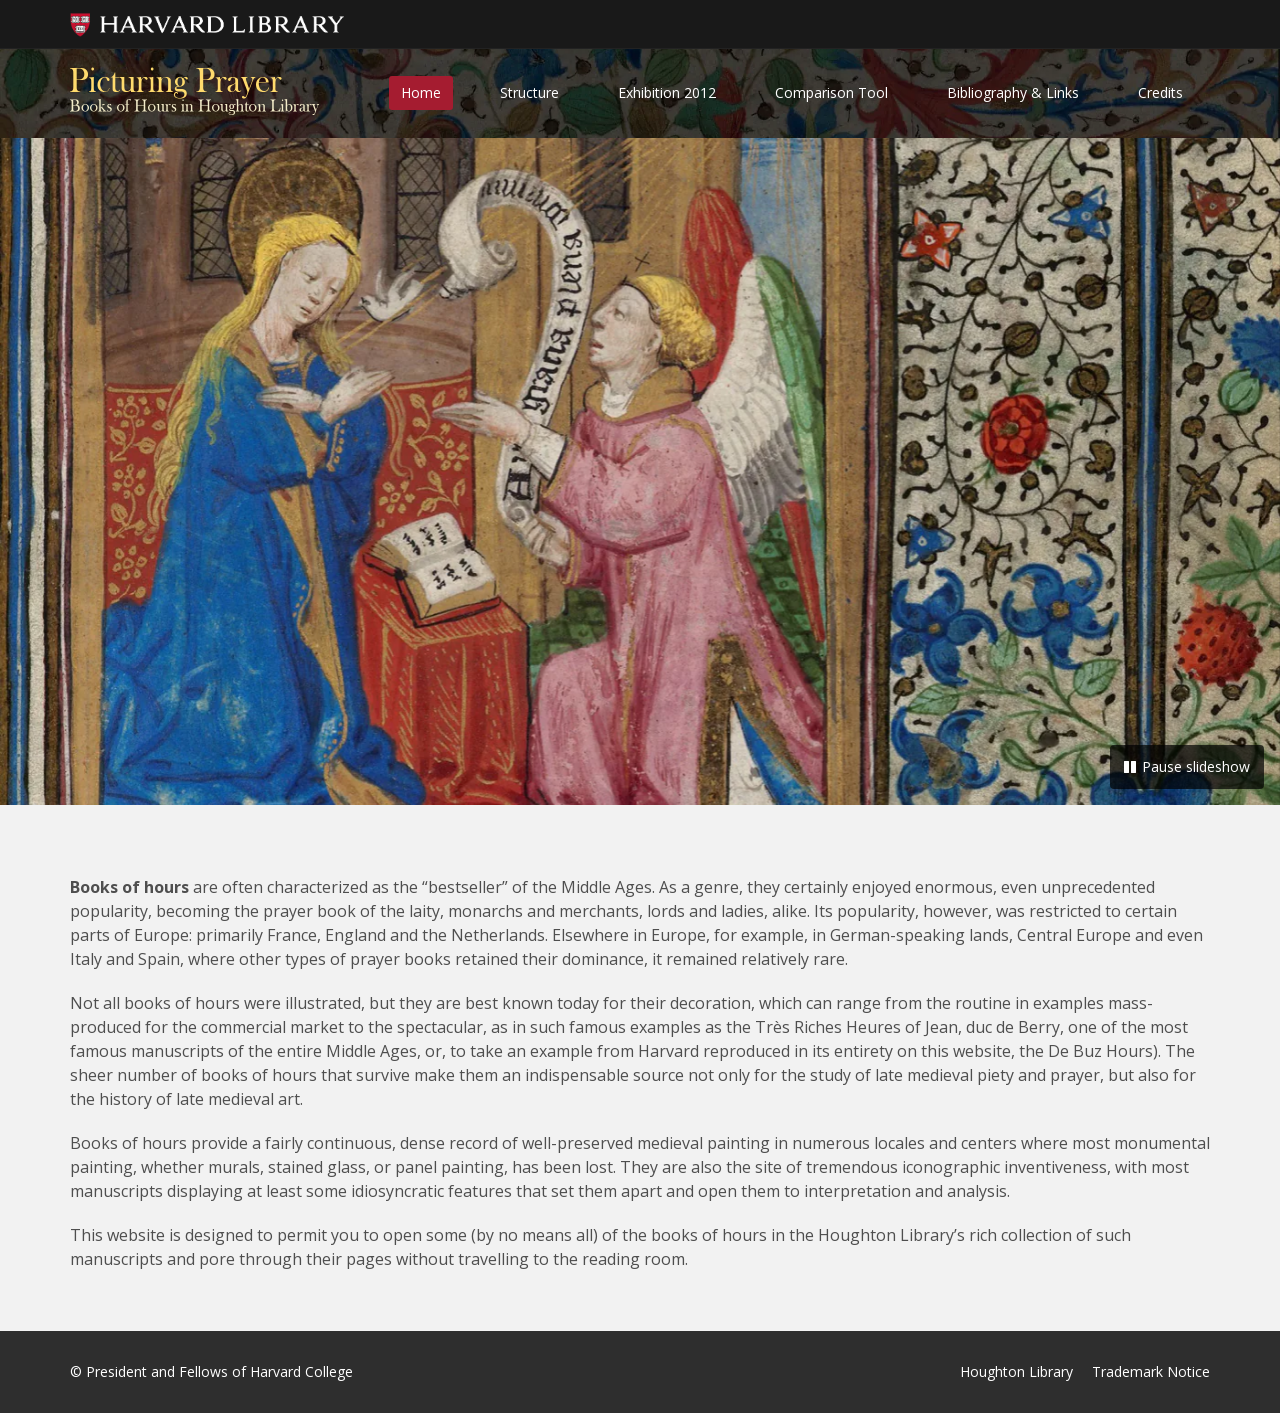
<file: index.html>
<!DOCTYPE html>
<html lang="en">
<head>
    <meta charset="utf-8">
    <meta http-equiv="Content-Security-Policy" content="default-src 'self'; script-src 'self' 'sha256-BXE+1IB1XXyQYchkP54loSq20pe5iUgP+3dXN21Au9c='; style-src 'self' 'unsafe-inline'; font-src 'self'; img-src 'self' https://mps.lib.harvard.edu; object-src 'none'; base-uri 'self'; form-action 'none'">
    <!-- Hides .wow blocks until WOW.js animates them in, so they do not flash on first paint. Its hash is allowed in the CSP above; update both together. -->
    <script>(function(d){if(window.matchMedia&&matchMedia('(prefers-reduced-motion: reduce)').matches)return;d.className+=' wow-pending';setTimeout(function(){d.className=d.className.replace(' wow-pending','')},4000)})(document.documentElement);</script>
    <meta name="viewport" content="width=device-width, initial-scale=1.0">
    <meta name="description" content="Explore books of hours from Houghton Library at Harvard: digitized medieval prayer books, a guide to their structure, a 2012 exhibition and a tool for comparing pages side by side.">
    <title>Picturing Prayer: Books of Hours in Houghton Library - Harvard College Library</title>
	
	<!-- core CSS -->
    <link href="css/bootstrap.min.css" rel="stylesheet">
    <link href="css/font-awesome.min.css" rel="stylesheet">
    <link href="css/animate.min.css" rel="stylesheet">
    <link href="css/main.css" rel="stylesheet">
    <link href="css/responsive.css" rel="stylesheet">
    <link rel="shortcut icon" href="images/ico/favicon.ico">
    <link rel="apple-touch-icon-precomposed" sizes="144x144" href="images/ico/apple-touch-icon-144-precomposed.png">
    <link rel="apple-touch-icon-precomposed" sizes="114x114" href="images/ico/apple-touch-icon-114-precomposed.png">
    <link rel="apple-touch-icon-precomposed" sizes="72x72" href="images/ico/apple-touch-icon-72-precomposed.png">
    <link rel="apple-touch-icon-precomposed" href="images/ico/apple-touch-icon-57-precomposed.png">
</head><!--/head-->

<body class="homepage">
    <a class="skip-link" href="#content">Skip to main content</a>

    <header id="header">
        <div class="top-bar">
            <div class="container">
                <div class="row">
                    <div class="col-sm-6 col-xs-4">
                        <div class="top-number"><a href="https://library.harvard.edu/"><img src="images/harvard-library.png" id="logo" height="24" alt="Harvard Library"></a></div>
                    </div>
                    <div class="col-sm-6 col-xs-8">
                       
                    </div>
                </div>
            </div><!--/.container-->
        </div><!--/.top-bar-->

        <nav class="navbar navbar-inverse" aria-label="Main">
            <div class="container">
                <div class="navbar-header">
                    <button type="button" class="navbar-toggle" data-toggle="collapse" data-target=".navbar-collapse">
                        <span class="sr-only">Toggle navigation</span>
                        <span class="icon-bar"></span>
                        <span class="icon-bar"></span>
                        <span class="icon-bar"></span>
                    </button>
                    <a class="navbar-brand" href="index.html"><img src="images/logo-boh.png" style="width: 250px;" alt="Picturing Prayer: Books of Hours in Houghton Library, home"></a>
                </div>
				
                <div class="collapse navbar-collapse navbar-right">
                    <ul class="nav navbar-nav">
                        <li class="active"><a aria-current="page" href="index.html">Home</a></li>
                        <li><a href="structure.html">Structure</a></li>
                        <li><a href="exhibition.html">Exhibition 2012</a></li>
                        <li><a href="comparisontool/index.html">Comparison Tool</a></li>
                        <li><a href="bibliography.html">Bibliography &amp; Links</a></li> 
                        <li><a href="credits.html">Credits</a></li>                        
                    </ul>
                </div>
            </div><!--/.container-->
        </nav><!--/nav-->
			
	    </header><!--/header-->

    <main id="content">
    <h1 class="sr-only">Picturing Prayer: Books of Hours in Houghton Library</h1>

	    <section id="main-slider" class="no-margin" aria-label="Slideshow of pages from the collection">
	        

			<div id="carousel" class="carousel slide carousel-fade" data-ride="carousel">
                <button type="button" class="carousel-pause" aria-controls="carousel"><i class="fa fa-pause" aria-hidden="true"></i><span class="carousel-pause-label">Pause slideshow</span></button>

			    <!-- Carousel items -->
			    <div class="carousel-inner">
			        <div class="active item">
	                    <img src="images/slider/bg-ms-richardson-7.webp" srcset="images/slider/bg-ms-richardson-7-800.webp 800w, images/slider/bg-ms-richardson-7.webp 1400w" sizes="100vw" width="1400" height="730" alt="The Annunciation: the angel Gabriel kneels before the Virgin Mary, beside a border of flowers and vines. MS Richardson 7.">
			        </div><!--item-->

			        <div class="item">
	                    <img src="images/slider/MS_Typ_999c.webp" srcset="images/slider/MS_Typ_999c-800.webp 800w, images/slider/MS_Typ_999c.webp 1400w" sizes="100vw" width="1400" height="730" alt="A funeral: clerics sing over a draped coffin ringed with candles while mourners in black pray. MS Typ 999.">
			        </div><!--item-->

			        <div class="item">
	                    <img src="images/slider/MS_Lat_159.webp" srcset="images/slider/MS_Lat_159-800.webp 800w, images/slider/MS_Lat_159.webp 1400w" sizes="100vw" width="1400" height="730" alt="Saint Michael raises his sword over a defeated demon, beside Latin text with a decorated initial. MS Lat 159.">
			        </div><!--item-->

			        <div class="item">
	                    <img src="images/slider/MS_Lat_253.webp" srcset="images/slider/MS_Lat_253-800.webp 800w, images/slider/MS_Lat_253.webp 1400w" sizes="100vw" width="1400" height="730" alt="Calendar roundel: a man in a hat sits eating and warming himself by a fire, framed by acanthus decoration. MS Lat 253.">
			        </div><!--item-->

			        <div class="item">
	                    <img src="images/slider/MS_Typ_1000.webp" srcset="images/slider/MS_Typ_1000-800.webp 800w, images/slider/MS_Typ_1000.webp 1400w" sizes="100vw" width="1400" height="730" alt="The Virgin Mary holding a red book, beside the opening of the Litany of the Virgin. MS Typ 1000.">
			        </div><!--item-->

			        <div class="item">
	                    <img src="images/slider/MS_Richardson_42b.webp" srcset="images/slider/MS_Richardson_42b-800.webp 800w, images/slider/MS_Richardson_42b.webp 1400w" sizes="100vw" width="1400" height="730" alt="Saint John the Evangelist writing at a desk with his eagle, and in a second scene reading. MS Richardson 42.">
			        </div><!--item-->
			        
			        <div class="item">
	                    <img src="images/slider/MS_Typ_999d.webp" srcset="images/slider/MS_Typ_999d-800.webp 800w, images/slider/MS_Typ_999d.webp 1400w" sizes="100vw" width="1400" height="730" alt="A text page from the Penitential Psalms with gold and blue initials and line fillers, beside a vine border. MS Typ 999.">
			        </div><!--item-->
			    </div>


			</div>
        
    </section><!--/#main-slider-->

    <section id="feature">
        <div class="container">
           <div class="wow fadeInDown">
                <p class="lead"><strong>Books of hours</strong> are often characterized as the &ldquo;bestseller&rdquo; of the Middle Ages.  As a genre, they certainly enjoyed enormous, even unprecedented popularity, becoming the prayer book of the laity, monarchs and merchants, lords and ladies, alike.  Its popularity, however, was restricted to certain parts of Europe:  primarily France, England and the Netherlands.  Elsewhere in Europe, for example, in German-speaking lands, Central Europe and even Italy and Spain, where other types of prayer books retained their dominance, it remained relatively rare.</p>
                <p class="lead">Not all books of hours were illustrated, but they are best known today for their decoration, which can range from the routine in examples mass-produced for the commercial market to the spectacular, as in such famous examples as the Tr&egrave;s Riches Heures of Jean, duc de Berry, one of the most famous manuscripts of the entire Middle Ages, or, to take an example from Harvard reproduced in its entirety on this website, the De Buz Hours).  The sheer number of books of hours that survive make them an indispensable source not only for the study of late medieval piety and prayer, but also for the history of late medieval art.</p>
                <p class="lead">Books of hours provide a fairly continuous, dense record of well-preserved medieval painting in numerous locales and centers where most monumental painting, whether murals, stained glass, or panel painting, has been lost.  They are also the site of tremendous iconographic inventiveness, with most manuscripts displaying at least some idiosyncratic features that set them apart and open them to interpretation and analysis.</p>
                
                <p class="lead">This website is designed to permit you to open some (by no means all) of the books of hours in the Houghton Library&rsquo;s rich collection of such manuscripts and pore through their pages without travelling to the reading room.</p>
            </div>

            
        </div><!--/.container-->
    </section><!--/#feature-->
    </main>



    <footer id="footer" class="midnight-blue">
        <div class="container">
            <div class="row">
                <div class="col-sm-6">
                    &copy; President and Fellows of Harvard College
                </div>
                <div class="col-sm-6">
                    <ul class="pull-right">
                        <li><a href="https://library.harvard.edu/libraries/houghton">Houghton Library</a></li>
                        <li><a href="https://trademark.harvard.edu/pages/trademark-notice">Trademark Notice</a></li>
                    </ul>
                </div>
            </div>
        </div>
    </footer><!--/#footer-->

    <script src="js/jquery.min.js"></script>
    <script src="js/bootstrap.min.js"></script>
    <script src="js/main.js"></script>
    <script src="js/wow.min.js"></script>
</body>
</html>
</file>
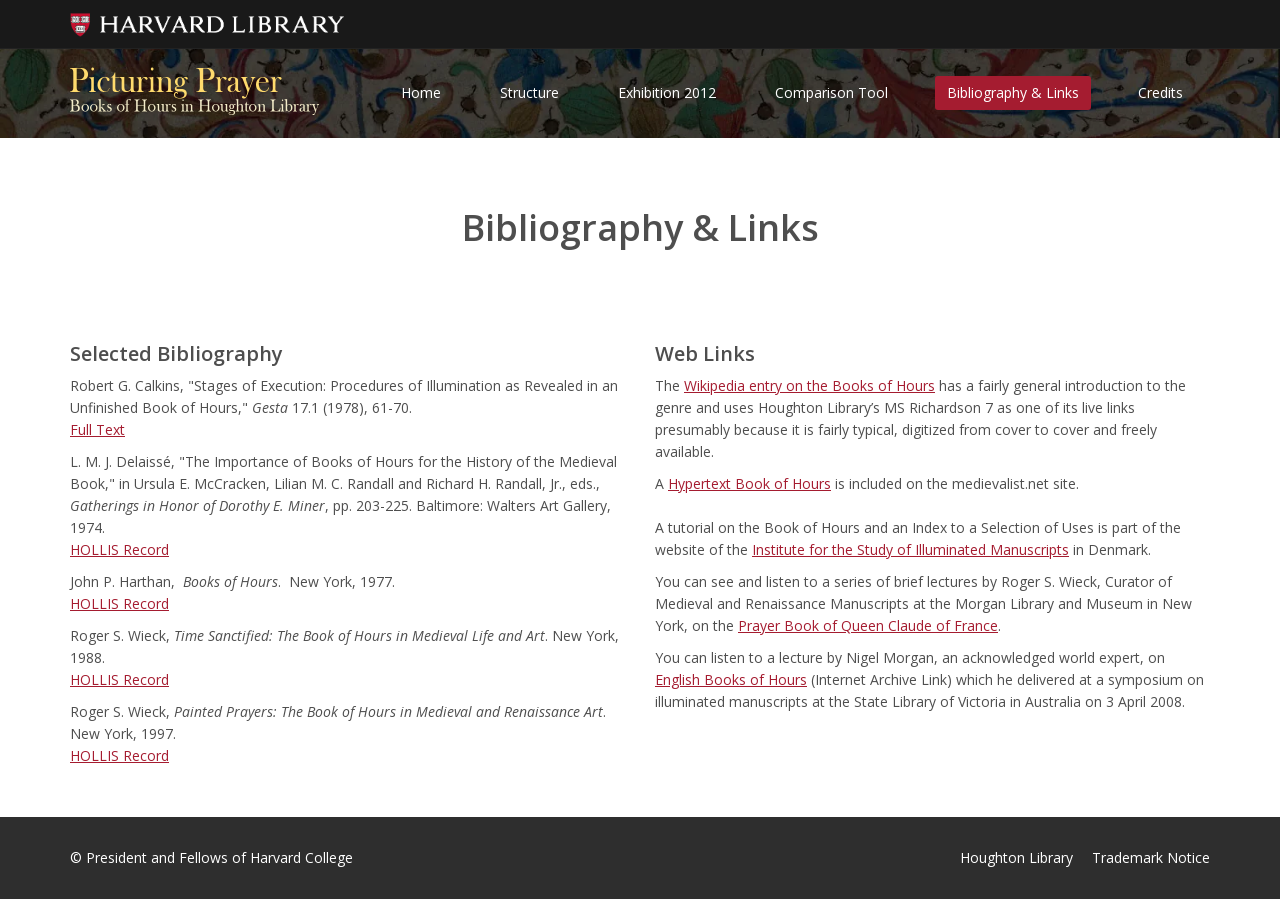
<file: bibliography.html>
<!DOCTYPE html>
<html lang="en">
<head>
    <meta charset="utf-8">
    <meta http-equiv="Content-Security-Policy" content="default-src 'self'; script-src 'self' 'sha256-BXE+1IB1XXyQYchkP54loSq20pe5iUgP+3dXN21Au9c='; style-src 'self' 'unsafe-inline'; font-src 'self'; img-src 'self' https://mps.lib.harvard.edu; object-src 'none'; base-uri 'self'; form-action 'none'">
    <!-- Hides .wow blocks until WOW.js animates them in, so they do not flash on first paint. Its hash is allowed in the CSP above; update both together. -->
    <script>(function(d){if(window.matchMedia&&matchMedia('(prefers-reduced-motion: reduce)').matches)return;d.className+=' wow-pending';setTimeout(function(){d.className=d.className.replace(' wow-pending','')},4000)})(document.documentElement);</script>
    <meta name="viewport" content="width=device-width, initial-scale=1.0">
    <meta name="description" content="Selected reading and web resources on medieval books of hours, compiled for Picturing Prayer at Houghton Library.">
    <title>Bibliography &amp; Links - Picturing Prayer: Books of Hours in Houghton Library - Harvard College Library</title>
    
    <!-- core CSS -->
    <link href="css/bootstrap.min.css" rel="stylesheet">
    <link href="css/font-awesome.min.css" rel="stylesheet">
    <link href="css/animate.min.css" rel="stylesheet">
    <link href="css/main.css" rel="stylesheet">
    <link href="css/responsive.css" rel="stylesheet">
    
    <link rel="shortcut icon" href="images/ico/favicon.ico">
    <link rel="apple-touch-icon-precomposed" sizes="144x144" href="images/ico/apple-touch-icon-144-precomposed.png">
    <link rel="apple-touch-icon-precomposed" sizes="114x114" href="images/ico/apple-touch-icon-114-precomposed.png">
    <link rel="apple-touch-icon-precomposed" sizes="72x72" href="images/ico/apple-touch-icon-72-precomposed.png">
    <link rel="apple-touch-icon-precomposed" href="images/ico/apple-touch-icon-57-precomposed.png">
</head><!--/head-->

<body>
    <a class="skip-link" href="#content">Skip to main content</a>

    <header id="header">
        <div class="top-bar">
            <div class="container">
                <div class="row">
                    <div class="col-sm-6 col-xs-4">
                        <div class="top-number"><a href="https://library.harvard.edu/"><img src="images/harvard-library.png" id="logo" height="24" alt="Harvard Library"></a></div>
                    </div>
                    <div class="col-sm-6 col-xs-8">
                       
                    </div>
                </div>
            </div><!--/.container-->
        </div><!--/.top-bar-->

        <nav class="navbar navbar-inverse" aria-label="Main">
            <div class="container">
                <div class="navbar-header">
                    <button type="button" class="navbar-toggle" data-toggle="collapse" data-target=".navbar-collapse">
                        <span class="sr-only">Toggle navigation</span>
                        <span class="icon-bar"></span>
                        <span class="icon-bar"></span>
                        <span class="icon-bar"></span>
                    </button>
                    <a class="navbar-brand" href="index.html"><img src="images/logo-boh.png" style="width: 250px;" alt="Picturing Prayer: Books of Hours in Houghton Library, home"></a>
                </div>
				
                <div class="collapse navbar-collapse navbar-right">
                    <ul class="nav navbar-nav">
                        <li><a href="index.html">Home</a></li>
                        <li><a href="structure.html">Structure</a></li>
                        <li><a href="exhibition.html">Exhibition 2012</a></li>
                        <li><a href="comparisontool/index.html">Comparison Tool</a></li>
                        <li class="active"><a aria-current="page" href="bibliography.html">Bibliography &amp; Links</a></li> 
                        <li><a href="credits.html">Credits</a></li>                        
                    </ul>
                </div>
            </div><!--/.container-->
        </nav><!--/nav-->
		
    </header><!--/header-->

    <main id="content">

    <section id="feature" class="transparent-bg">
        <div class="container">
           <div class="center wow fadeInDown">
                <h1>Bibliography &amp; Links</h1>               
            </div>

            <div class="row">
                <div class="features">
                    <div class="wow fadeInDown" data-wow-duration="1000ms" data-wow-delay="600ms">
                    
                     <div class="col-md-6">
                        <h2>Selected Bibliography</h2>
                        
                        <p>Robert G. Calkins, "Stages of Execution: Procedures of
                        Illumination as Revealed in an Unfinished Book of Hours,"
                        <em>Gesta</em> 17.1 (1978), 61-70.<br>                        
                        <a target="_blank" rel="noopener noreferrer" href="https://www.jstor.org/stable/766713">Full Text</a></p>
                        
                        <p>L. M. J. Delaiss&eacute;, "The Importance of Books of Hours for the
                        History of the Medieval Book," in Ursula E. McCracken, Lilian M. C.
                        Randall and Richard H. Randall, Jr., eds., <em>Gatherings in Honor
                        of Dorothy E. Miner</em>, pp. 203-225. Baltimore: Walters Art
                        Gallery, 1974.<br>                        
                        <a target="_blank" rel="noopener noreferrer" href="https://id.lib.harvard.edu/aleph/004976548/catalog">HOLLIS Record</a></p>
                        
                        <p>John P. Harthan, &nbsp;<em>Books of Hours</em>.&nbsp; New York,
                        1977.<br>                        
                        <a target="_blank" rel="noopener noreferrer" href="https://id.lib.harvard.edu/aleph/000741998/catalog">HOLLIS Record</a></p>
                        
                        <p>Roger S. Wieck, <em>Time Sanctified: The Book of Hours in Medieval
                        Life and Art</em>. New York, 1988.<br>                        
                        <a target="_blank" rel="noopener noreferrer" href="https://id.lib.harvard.edu/aleph/001385113/catalog">HOLLIS Record</a></p>
                        
                        <p>Roger S. Wieck, <em>Painted Prayers: The Book of Hours in Medieval
                        and Renaissance Art</em>. New York, 1997.<br>                        
                        <a target="_blank" rel="noopener noreferrer" href="https://id.lib.harvard.edu/aleph/007541783/catalog">HOLLIS Record</a></p>
                     </div>
                                               
                     <div class="col-md-6">
                        <h2>Web Links</h2>
                        
                        <p>The <a target="_blank" rel="noopener noreferrer" href="https://en.wikipedia.org/wiki/Book_of_hours">Wikipedia entry on the Books of Hours</a> has a
                        fairly general introduction to the genre and uses Houghton
                        Library&rsquo;s MS Richardson 7 as one of its live links presumably
                        because it is fairly typical, digitized from cover to cover and
                        freely available.</p>
                        
                        
                        <p>A <a target="_blank" rel="noopener noreferrer" href="https://medievalist.net/hourstxt/home.htm">Hypertext Book of Hours</a> is included on the
                        medievalist.net site.
                        <br>
                        
                        
                        <br>
                        A tutorial on the Book of Hours and an Index to a Selection of Uses
                        is part of the website of the <a target="_blank" rel="noopener noreferrer" href="https://www.manuscripts.org.uk/chd.dk/">Institute for the Study of Illuminated
                        Manuscripts</a> in Denmark.</p>
                        
                        
                        <p>You can see and listen to a series of brief lectures by Roger S.
                        Wieck, Curator of Medieval and Renaissance Manuscripts at the
                        Morgan Library and Museum in New York, on the <a target="_blank" rel="noopener noreferrer" href="https://www.themorgan.org/exhibitions/the-prayer-book-of-claude-de-france">Prayer Book of Queen Claude of France</a>.</p>
                        
                        
                        <p>You can listen to a lecture by Nigel Morgan, an acknowledged
                        world expert, on <a target="_blank" rel="noopener noreferrer" href="https://web.archive.org/web/20140503152047/http://www.slv.vic.gov.au/node/726">English Books of Hours</a> (Internet Archive Link) which he delivered at a
                        symposium on illuminated manuscripts at the State Library of
                        Victoria in Australia on 3 April 2008.</p>
                        </div>
                        
                    </div>

                    
                </div><!--/.services-->
            </div><!--/.row--> 


           

        </div><!--/.container-->
    </section><!--/#feature-->
    </main>



    

    <footer id="footer" class="midnight-blue">
        <div class="container">
            <div class="row">
                <div class="col-sm-6">
                    &copy; President and Fellows of Harvard College
                </div>
                <div class="col-sm-6">
                    <ul class="pull-right">
                        <li><a href="https://library.harvard.edu/libraries/houghton">Houghton Library</a></li>
                        <li><a href="https://trademark.harvard.edu/pages/trademark-notice">Trademark Notice</a></li>
                    </ul>
                </div>
            </div>
        </div>
    </footer><!--/#footer-->

    <script src="js/jquery.min.js"></script>
    <script src="js/bootstrap.min.js"></script>
    <script src="js/main.js"></script>
    <script src="js/wow.min.js"></script>
</body>
</html>
</file>
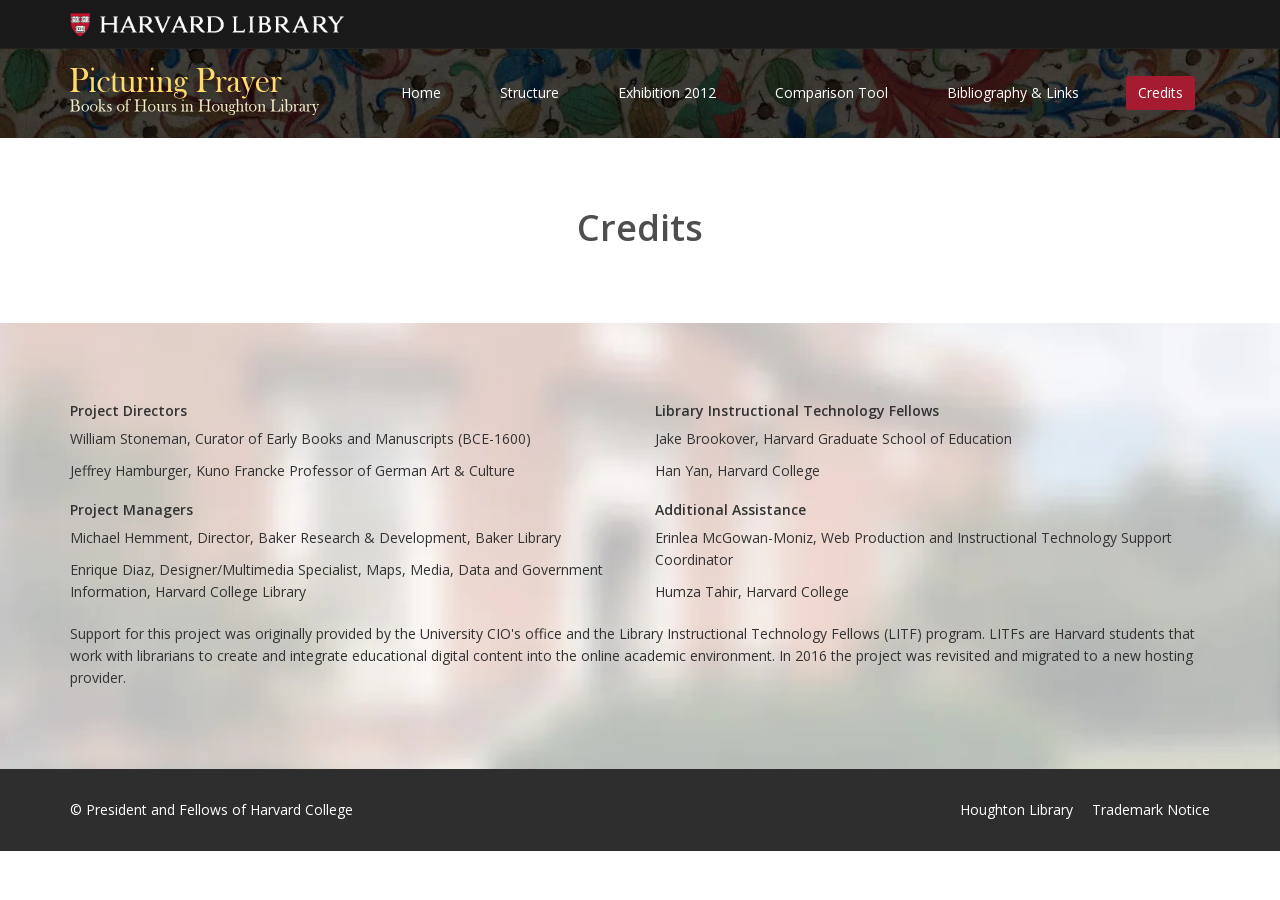
<file: credits.html>
<!DOCTYPE html>
<html lang="en">
<head>
    <meta charset="utf-8">
    <meta http-equiv="Content-Security-Policy" content="default-src 'self'; script-src 'self' 'sha256-BXE+1IB1XXyQYchkP54loSq20pe5iUgP+3dXN21Au9c='; style-src 'self' 'unsafe-inline'; font-src 'self'; img-src 'self' https://mps.lib.harvard.edu; object-src 'none'; base-uri 'self'; form-action 'none'">
    <!-- Hides .wow blocks until WOW.js animates them in, so they do not flash on first paint. Its hash is allowed in the CSP above; update both together. -->
    <script>(function(d){if(window.matchMedia&&matchMedia('(prefers-reduced-motion: reduce)').matches)return;d.className+=' wow-pending';setTimeout(function(){d.className=d.className.replace(' wow-pending','')},4000)})(document.documentElement);</script>
    <meta name="viewport" content="width=device-width, initial-scale=1.0">
    <meta name="description" content="The people behind Picturing Prayer: Books of Hours in Houghton Library, a Harvard College Library project.">
    <title>Credits - Picturing Prayer: Books of Hours in Houghton Library - Harvard College Library</title>
    
    <!-- core CSS -->
    <link href="css/bootstrap.min.css" rel="stylesheet">
    <link href="css/font-awesome.min.css" rel="stylesheet">
    <link href="css/animate.min.css" rel="stylesheet">
    <link href="css/main.css" rel="stylesheet">
    <link href="css/responsive.css" rel="stylesheet">
    
    <link rel="shortcut icon" href="images/ico/favicon.ico">
    <link rel="apple-touch-icon-precomposed" sizes="144x144" href="images/ico/apple-touch-icon-144-precomposed.png">
    <link rel="apple-touch-icon-precomposed" sizes="114x114" href="images/ico/apple-touch-icon-114-precomposed.png">
    <link rel="apple-touch-icon-precomposed" sizes="72x72" href="images/ico/apple-touch-icon-72-precomposed.png">
    <link rel="apple-touch-icon-precomposed" href="images/ico/apple-touch-icon-57-precomposed.png">
</head><!--/head-->

<body>
    <a class="skip-link" href="#content">Skip to main content</a>

    <header id="header">
        <div class="top-bar">
            <div class="container">
                <div class="row">
                    <div class="col-sm-6 col-xs-4">
                        <div class="top-number"><a href="https://library.harvard.edu/"><img src="images/harvard-library.png" id="logo" height="24" alt="Harvard Library"></a></div>
                    </div>
                    <div class="col-sm-6 col-xs-8">
                       
                    </div>
                </div>
            </div><!--/.container-->
        </div><!--/.top-bar-->

        <nav class="navbar navbar-inverse" aria-label="Main">
            <div class="container">
                <div class="navbar-header">
                    <button type="button" class="navbar-toggle" data-toggle="collapse" data-target=".navbar-collapse">
                        <span class="sr-only">Toggle navigation</span>
                        <span class="icon-bar"></span>
                        <span class="icon-bar"></span>
                        <span class="icon-bar"></span>
                    </button>
                    <a class="navbar-brand" href="index.html"><img src="images/logo-boh.png" style="width: 250px;" alt="Picturing Prayer: Books of Hours in Houghton Library, home"></a>
                </div>
				
                <div class="collapse navbar-collapse navbar-right">
                    <ul class="nav navbar-nav">
                        <li><a href="index.html">Home</a></li>
                        <li><a href="structure.html">Structure</a></li>
                        <li><a href="exhibition.html">Exhibition 2012</a></li>
                        <li><a href="comparisontool/index.html">Comparison Tool</a></li>
                        <li><a href="bibliography.html">Bibliography &amp; Links</a></li> 
                        <li class="active"><a aria-current="page" href="credits.html">Credits</a></li>                        
                    </ul>
                </div>
            </div><!--/.container-->
        </nav><!--/nav-->
		
    </header><!--/header-->

    <main id="content">

    <section id="contact-info">
        <div class="center" style="padding-top: 70px;">                
            <h1>Credits</h1>
        </div>
        <div class="gmap-area">
            <div class="container">
     
                        <div class="row">
                            <div class="col-sm-6">
                                <div class="credit-group">
                                    <h2 class="credit-role">Project Directors</h2>
                                    <p>William Stoneman, Curator of Early Books and Manuscripts (BCE-1600)</p>
                                    <p>Jeffrey Hamburger, Kuno Francke Professor of German Art &amp; Culture</p>
                                </div>

                                <div class="credit-group">
                                    <h2 class="credit-role">Project Managers</h2>
                                    <p>Michael Hemment, Director, Baker Research &amp; Development, Baker Library</p>                                
                                    <p>Enrique Diaz, Designer/Multimedia Specialist, Maps, Media, Data and Government Information, Harvard College Library</p>
                                </div>
                            </div>


                            <div class="col-sm-6">
                                <div class="credit-group">
                                    <h2 class="credit-role">Library Instructional Technology Fellows</h2>
                                    <p>Jake Brookover, Harvard Graduate School of Education</p>
                                    <p>Han Yan, Harvard College</p>
                                </div>

                                <div class="credit-group">
                                    <h2 class="credit-role">Additional Assistance</h2>
                                    <p>Erinlea McGowan-Moniz, Web Production and Instructional Technology Support Coordinator</p>
                                    <p>Humza Tahir, Harvard College</p>
                                </div>
                            </div>
                            
                        </div>
                        
                        <p>Support for this project was originally provided by the University CIO's office and the Library Instructional Technology Fellows (LITF) program.  LITFs are Harvard students that work with librarians to create and integrate educational digital content into the online academic environment. In 2016 the project was revisited and migrated to a new hosting provider.</p>
            </div>
        </div>
            
    </section>  <!--/gmap_area -->
    </main>


    
    <footer id="footer" class="midnight-blue">
        <div class="container">
            <div class="row">
                <div class="col-sm-6">
                    &copy; President and Fellows of Harvard College
                </div>
                <div class="col-sm-6">
                    <ul class="pull-right">
                        <li><a href="https://library.harvard.edu/libraries/houghton">Houghton Library</a></li>
                        <li><a href="https://trademark.harvard.edu/pages/trademark-notice">Trademark Notice</a></li>
                    </ul>
                </div>
            </div>
        </div>
    </footer><!--/#footer-->

    <script src="js/jquery.min.js"></script>
    <script src="js/bootstrap.min.js"></script>
    <script src="js/main.js"></script>
    <script src="js/wow.min.js"></script>
</body>
</html>
</file>
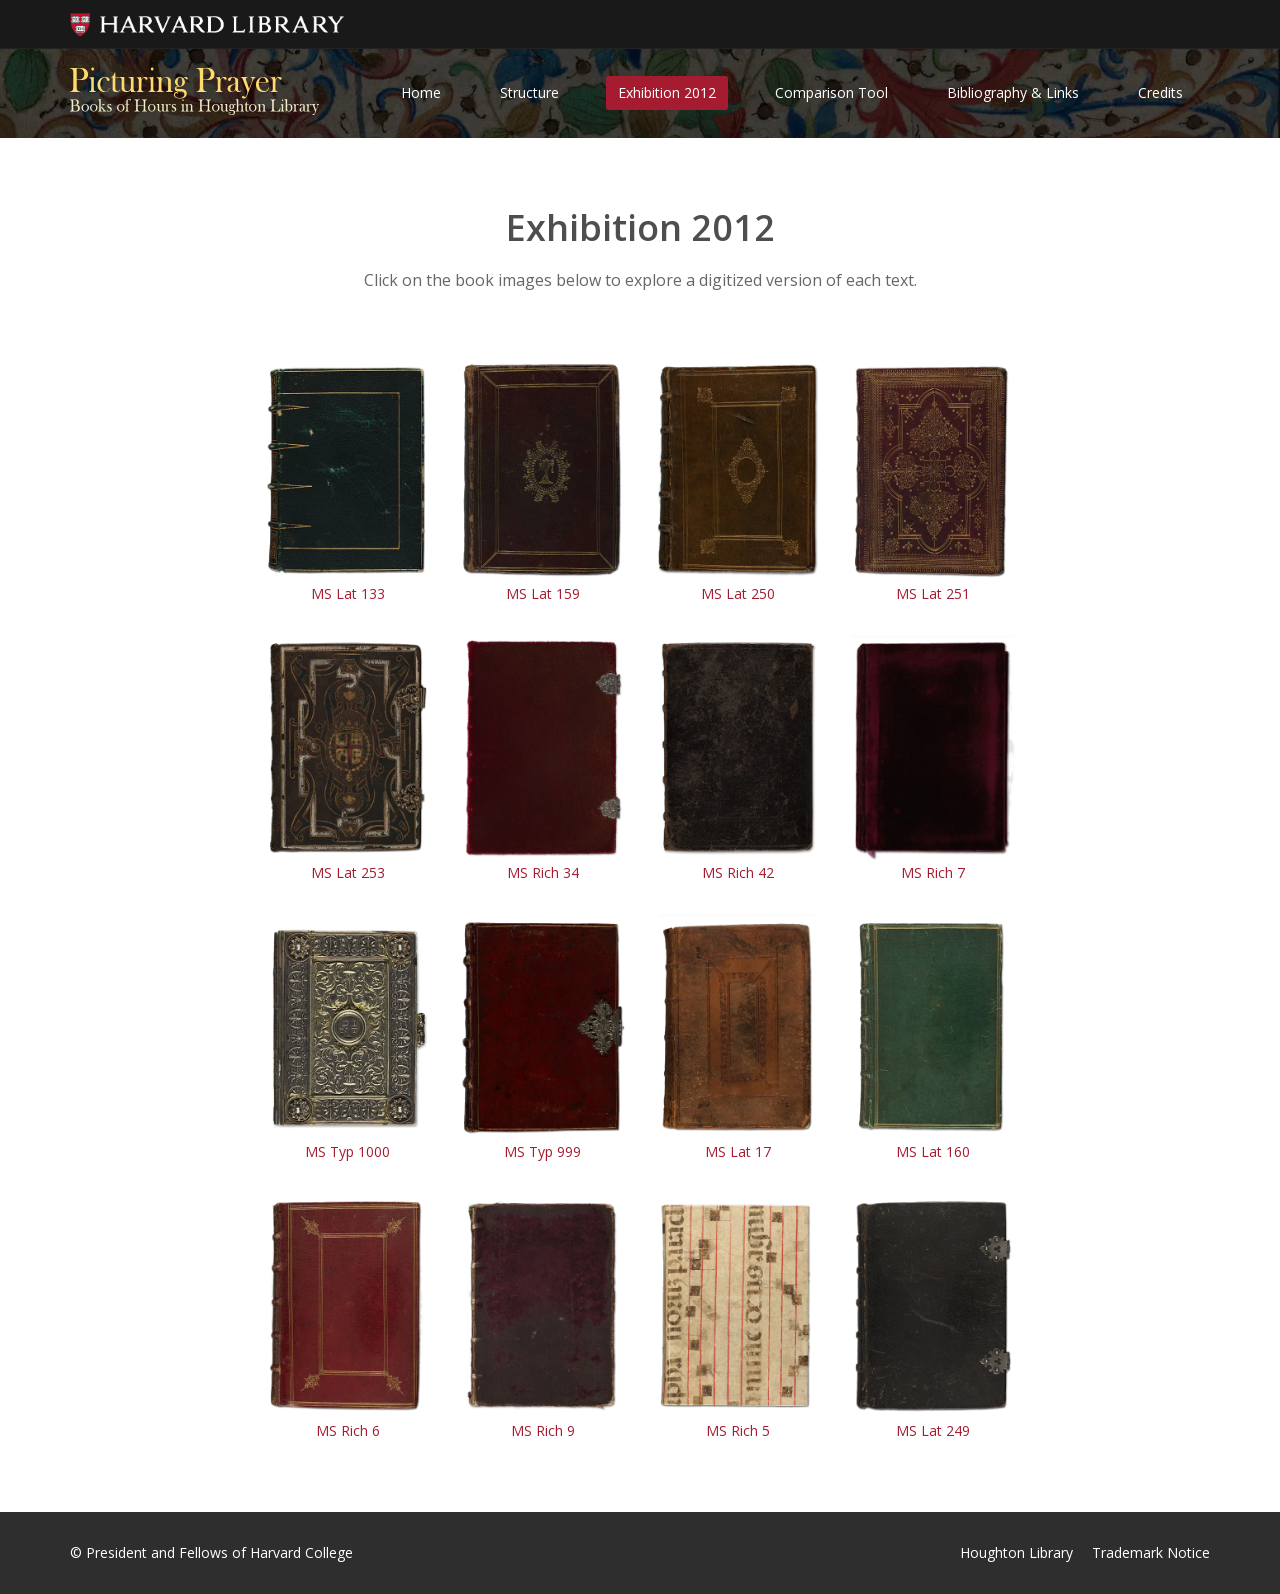
<file: exhibition.html>
<!DOCTYPE html>
<html lang="en">
<head>
    <meta charset="utf-8">
    <meta http-equiv="Content-Security-Policy" content="default-src 'self'; script-src 'self' 'sha256-BXE+1IB1XXyQYchkP54loSq20pe5iUgP+3dXN21Au9c='; style-src 'self' 'unsafe-inline'; font-src 'self'; img-src 'self' https://mps.lib.harvard.edu; object-src 'none'; base-uri 'self'; form-action 'none'">
    <!-- Hides .wow blocks until WOW.js animates them in, so they do not flash on first paint. Its hash is allowed in the CSP above; update both together. -->
    <script>(function(d){if(window.matchMedia&&matchMedia('(prefers-reduced-motion: reduce)').matches)return;d.className+=' wow-pending';setTimeout(function(){d.className=d.className.replace(' wow-pending','')},4000)})(document.documentElement);</script>
    <meta name="viewport" content="width=device-width, initial-scale=1.0">
    <meta name="description" content="The books of hours shown in Houghton Library&rsquo;s 2012 Picturing Prayer exhibition, each digitized and viewable page by page online.">
    <title>Exhibition 2012 - Picturing Prayer: Books of Hours in Houghton Library - Harvard College Library</title>
    
    <!-- core CSS -->
    <link href="css/bootstrap.min.css" rel="stylesheet">
    <link href="css/font-awesome.min.css" rel="stylesheet">
    <link href="css/animate.min.css" rel="stylesheet">
    <link href="css/main.css" rel="stylesheet">
    <link href="css/responsive.css" rel="stylesheet">
    
    <link rel="shortcut icon" href="images/ico/favicon.ico">
    <link rel="apple-touch-icon-precomposed" sizes="144x144" href="images/ico/apple-touch-icon-144-precomposed.png">
    <link rel="apple-touch-icon-precomposed" sizes="114x114" href="images/ico/apple-touch-icon-114-precomposed.png">
    <link rel="apple-touch-icon-precomposed" sizes="72x72" href="images/ico/apple-touch-icon-72-precomposed.png">
    <link rel="apple-touch-icon-precomposed" href="images/ico/apple-touch-icon-57-precomposed.png">
</head><!--/head-->

<body>
    <a class="skip-link" href="#content">Skip to main content</a>

    <header id="header">
        <div class="top-bar">
            <div class="container">
                <div class="row">
                    <div class="col-sm-6 col-xs-4">
                        <div class="top-number"><a href="https://library.harvard.edu/"><img src="images/harvard-library.png" id="logo" height="24" alt="Harvard Library"></a></div>
                    </div>
                    <div class="col-sm-6 col-xs-8">
                       
                    </div>
                </div>
            </div><!--/.container-->
        </div><!--/.top-bar-->

        <nav class="navbar navbar-inverse" aria-label="Main">
            <div class="container">
                <div class="navbar-header">
                    <button type="button" class="navbar-toggle" data-toggle="collapse" data-target=".navbar-collapse">
                        <span class="sr-only">Toggle navigation</span>
                        <span class="icon-bar"></span>
                        <span class="icon-bar"></span>
                        <span class="icon-bar"></span>
                    </button>
                    <a class="navbar-brand" href="index.html"><img src="images/logo-boh.png" style="width: 250px;" alt="Picturing Prayer: Books of Hours in Houghton Library, home"></a>
                </div>
				
                <div class="collapse navbar-collapse navbar-right">
                    <ul class="nav navbar-nav">
                        <li><a href="index.html">Home</a></li>
                        <li><a href="structure.html">Structure</a></li>
                        <li class="active"><a aria-current="page" href="exhibition.html">Exhibition 2012</a></li>
                        <li><a href="comparisontool/index.html">Comparison Tool</a></li>
                        <li><a href="bibliography.html">Bibliography &amp; Links</a></li> 
                        <li><a href="credits.html">Credits</a></li>                        
                    </ul>
                </div>
            </div><!--/.container-->
        </nav><!--/nav-->
		
    </header><!--/header-->

    <main id="content">

    <section id="feature" class="transparent-bg">
        <div class="container">
           <div class="center wow fadeInDown">
                <h1>Exhibition 2012</h1>          
                <p class="section-text">Click on the book images below to explore a digitized version of each text.</p>     
            </div>

            <div class="row wow fadeInDown" data-wow-duration="1000ms" data-wow-delay="200ms">
            	<div class="exhibition-entry col-md-2 col-md-offset-2">
              	<a href="https://nrs.harvard.edu/urn-3:FHCL.HOUGH:2033309">
                <img src="images/exhibition/MS_Lat_133.webp" width="400" height="550" loading="lazy" class="img-responsive" alt="View MS Lat 133">
                MS Lat 133 </a>
              </div>
            	<div class="exhibition-entry col-md-2">
              	<a href="https://nrs.harvard.edu/urn-3:FHCL.HOUGH:886638">
                <img src="images/exhibition/MS_Lat_159.webp" width="400" height="550" loading="lazy" class="img-responsive" alt="View MS Lat 159">
                MS Lat 159 </a>
              </div>
            	<div class="exhibition-entry col-md-2">
              	<a href="https://nrs.harvard.edu/urn-3:FHCL.HOUGH:1968399">
                <img src="images/exhibition/MS_Lat_250.webp" width="400" height="550" loading="lazy" class="img-responsive" alt="View MS Lat 250">
                MS Lat 250 </a>
              </div>
            	<div class="exhibition-entry col-md-2">
              	<a href="https://nrs.harvard.edu/urn-3:FHCL.HOUGH:2117702">
                <img src="images/exhibition/MS_Lat_251.webp" width="400" height="550" loading="lazy" class="img-responsive" alt="View MS Lat 251">
                MS Lat 251 </a>
              </div>
            </div>

            <div class="row wow fadeInDown" data-wow-duration="1000ms" data-wow-delay="200ms">
            	<div class="exhibition-entry col-md-2 col-md-offset-2">
              	<a href="https://nrs.harvard.edu/urn-3:FHCL.HOUGH:2033986">
                <img src="images/exhibition/MS_Lat_253.webp" width="400" height="550" loading="lazy" class="img-responsive" alt="View MS Lat 253">
                MS Lat 253 </a>
              </div>
            	<div class="exhibition-entry col-md-2">
              	<a href="https://nrs.harvard.edu/urn-3:FHCL.HOUGH:1077863">
                <img src="images/exhibition/MS_Richardson_34.webp" width="400" height="550" loading="lazy" class="img-responsive" alt="View MS Rich 34">
                MS Rich 34 </a>
              </div>
            	<div class="exhibition-entry col-md-2">
              	<a href="https://nrs.harvard.edu/urn-3:FHCL.HOUGH:1841631">
                <img src="images/exhibition/MS_Richardson_42.webp" width="400" height="550" loading="lazy" class="img-responsive" alt="View MS Rich 42">
                MS Rich 42 </a>
              </div>
            	<div class="exhibition-entry col-md-2">
              	<a href="https://nrs.harvard.edu/urn-3:FHCL.HOUGH:1070823">
                <img src="images/exhibition/MS_Richardson_7.webp" width="400" height="550" loading="lazy" class="img-responsive" alt="View MS Rich 7">
                MS Rich 7 </a>
              </div>
            </div>

            <div class="row wow fadeInDown" data-wow-duration="1000ms" data-wow-delay="200ms">
            	<div class="exhibition-entry col-md-2 col-md-offset-2">
              	<a href="https://nrs.harvard.edu/urn-3:FHCL.HOUGH:2014086">
                <img src="images/exhibition/MS_Typ_1000.webp" width="400" height="550" loading="lazy" class="img-responsive" alt="View MS Typ 1000">
                MS Typ 1000 </a>
              </div>
            	<div class="exhibition-entry col-md-2">
              	<a href="https://nrs.harvard.edu/urn-3:FHCL.HOUGH:1852373">
                <img src="images/exhibition/MS_Typ_999.webp" width="400" height="550" loading="lazy" class="img-responsive" alt="View MS Typ 999">
                MS Typ 999 </a>
              </div>
            	<div class="exhibition-entry col-md-2">
              	<a href="https://nrs.harvard.edu/urn-3:FHCL.HOUGH:2095176">
                <img src="images/exhibition/MS_Lat_17.webp" width="400" height="550" loading="lazy" class="img-responsive" alt="View MS Lat 17">
                MS Lat 17 </a>
              </div>
            	<div class="exhibition-entry col-md-2">
              	<a href="https://nrs.harvard.edu/urn-3:FHCL.HOUGH:886639">
                <img src="images/exhibition/MS_Lat_160.webp" width="400" height="550" loading="lazy" class="img-responsive" alt="View MS Lat 160">
                MS Lat 160 </a>
              </div>
            </div>

            <div class="row wow fadeInDown" data-wow-duration="1000ms" data-wow-delay="200ms">
            	<div class="exhibition-entry col-md-2 col-md-offset-2">
              	<a href="https://nrs.harvard.edu/urn-3:FHCL.HOUGH:905667">
                <img src="images/exhibition/MS_Richardson_6.webp" width="400" height="550" loading="lazy" class="img-responsive" alt="View MS Rich 6">
                MS Rich 6 </a>
              </div>
            	<div class="exhibition-entry col-md-2">
              	<a href="https://nrs.harvard.edu/urn-3:FHCL.HOUGH:905670">
                <img src="images/exhibition/MS_Richardson_9.webp" width="400" height="550" loading="lazy" class="img-responsive" alt="View MS Rich 9">
                MS Rich 9 </a>
              </div>
            	<div class="exhibition-entry col-md-2">
              	<a href="https://nrs.harvard.edu/urn-3:FHCL.HOUGH:905442">
                <img src="images/exhibition/MS_Richardson_5.webp" width="400" height="550" loading="lazy" class="img-responsive" alt="View MS Rich 5">
                MS Rich 5 </a>
              </div>
            	<div class="exhibition-entry col-md-2">
              	<a href="https://nrs.harvard.edu/urn-3:FHCL.HOUGH:836375">
                <img src="images/exhibition/MS_Lat_249.webp" width="400" height="550" loading="lazy" class="img-responsive" alt="View MS Lat 249">
                MS Lat 249 </a>
              </div>
            </div>  

           

        </div><!--/.container-->
    </section><!--/#feature-->
    </main>



    

    <footer id="footer" class="midnight-blue">
        <div class="container">
            <div class="row">
                <div class="col-sm-6">
                    &copy; President and Fellows of Harvard College
                </div>
                <div class="col-sm-6">
                    <ul class="pull-right">
                        <li><a href="https://library.harvard.edu/libraries/houghton">Houghton Library</a></li>
                        <li><a href="https://trademark.harvard.edu/pages/trademark-notice">Trademark Notice</a></li>
                    </ul>
                </div>
            </div>
        </div>
    </footer><!--/#footer-->

    <script src="js/jquery.min.js"></script>
    <script src="js/bootstrap.min.js"></script>
    <script src="js/main.js"></script>
    <script src="js/wow.min.js"></script>
</body>
</html>
</file>
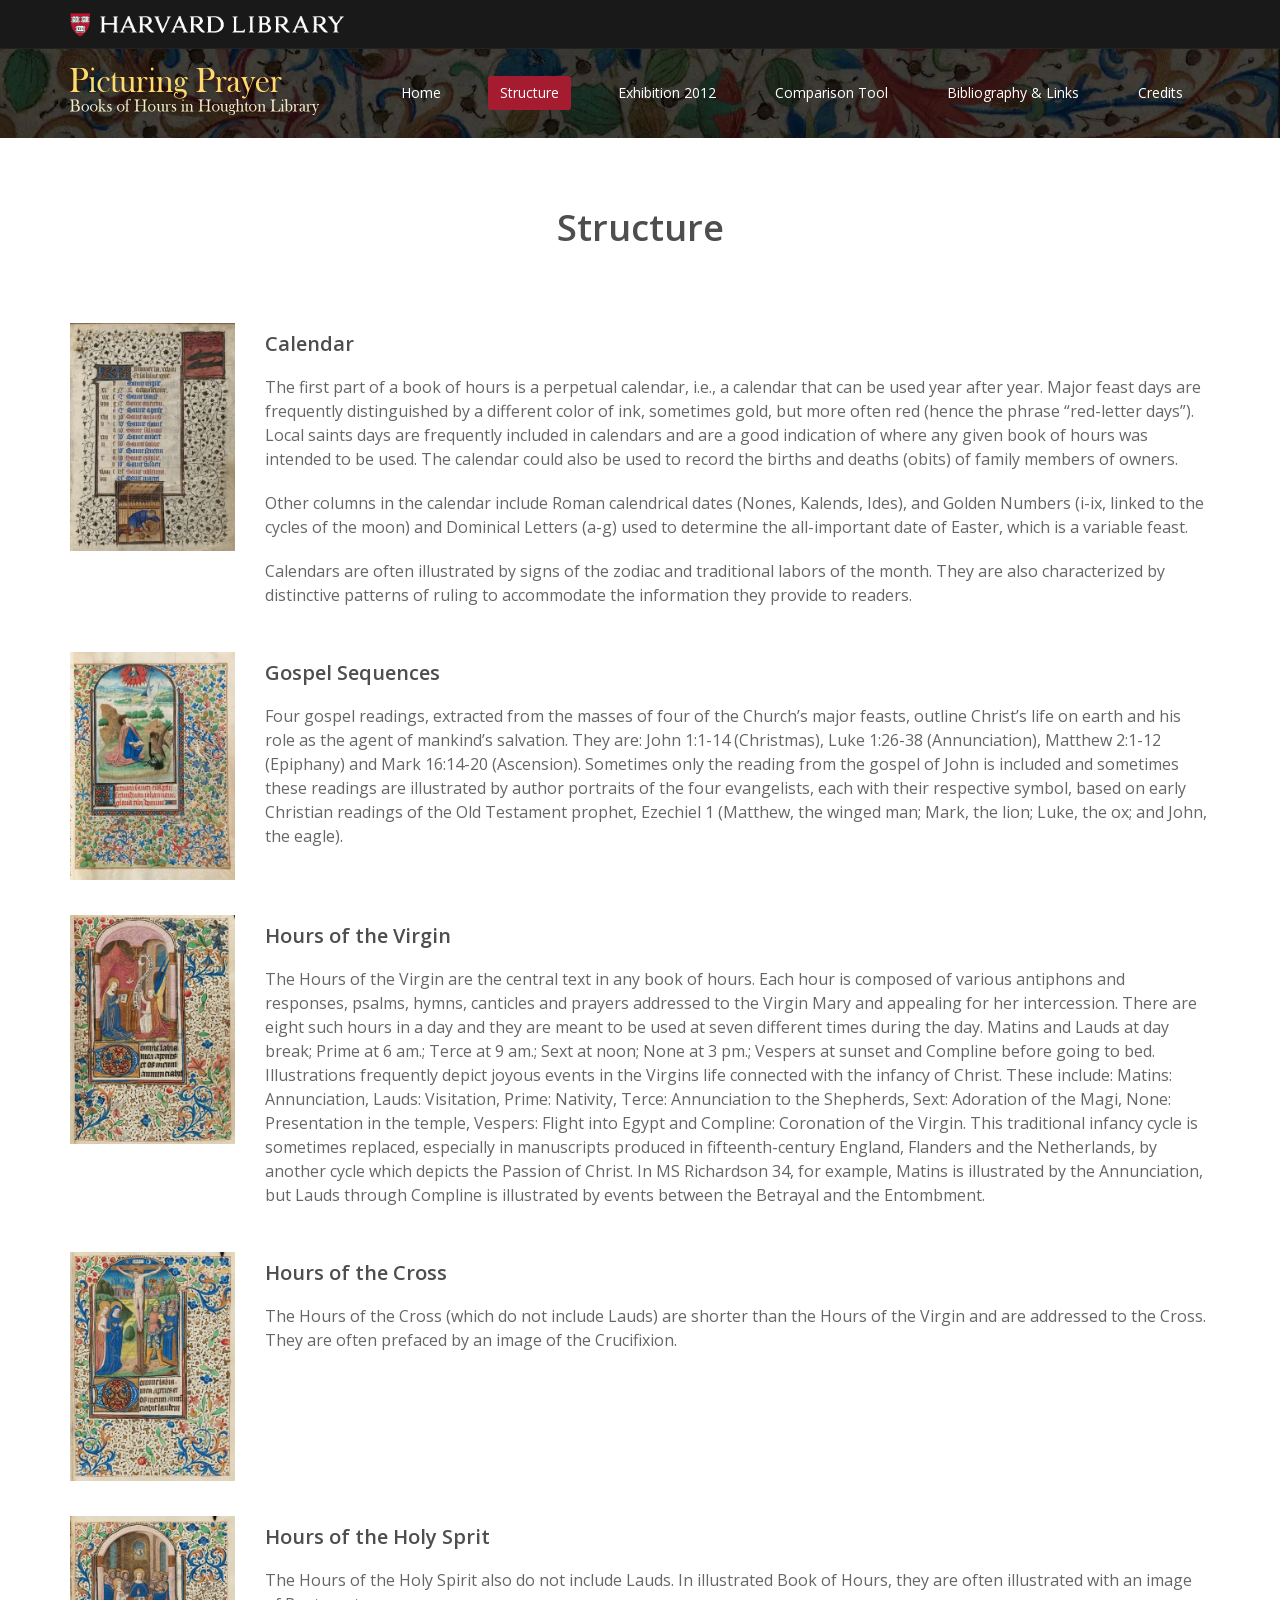
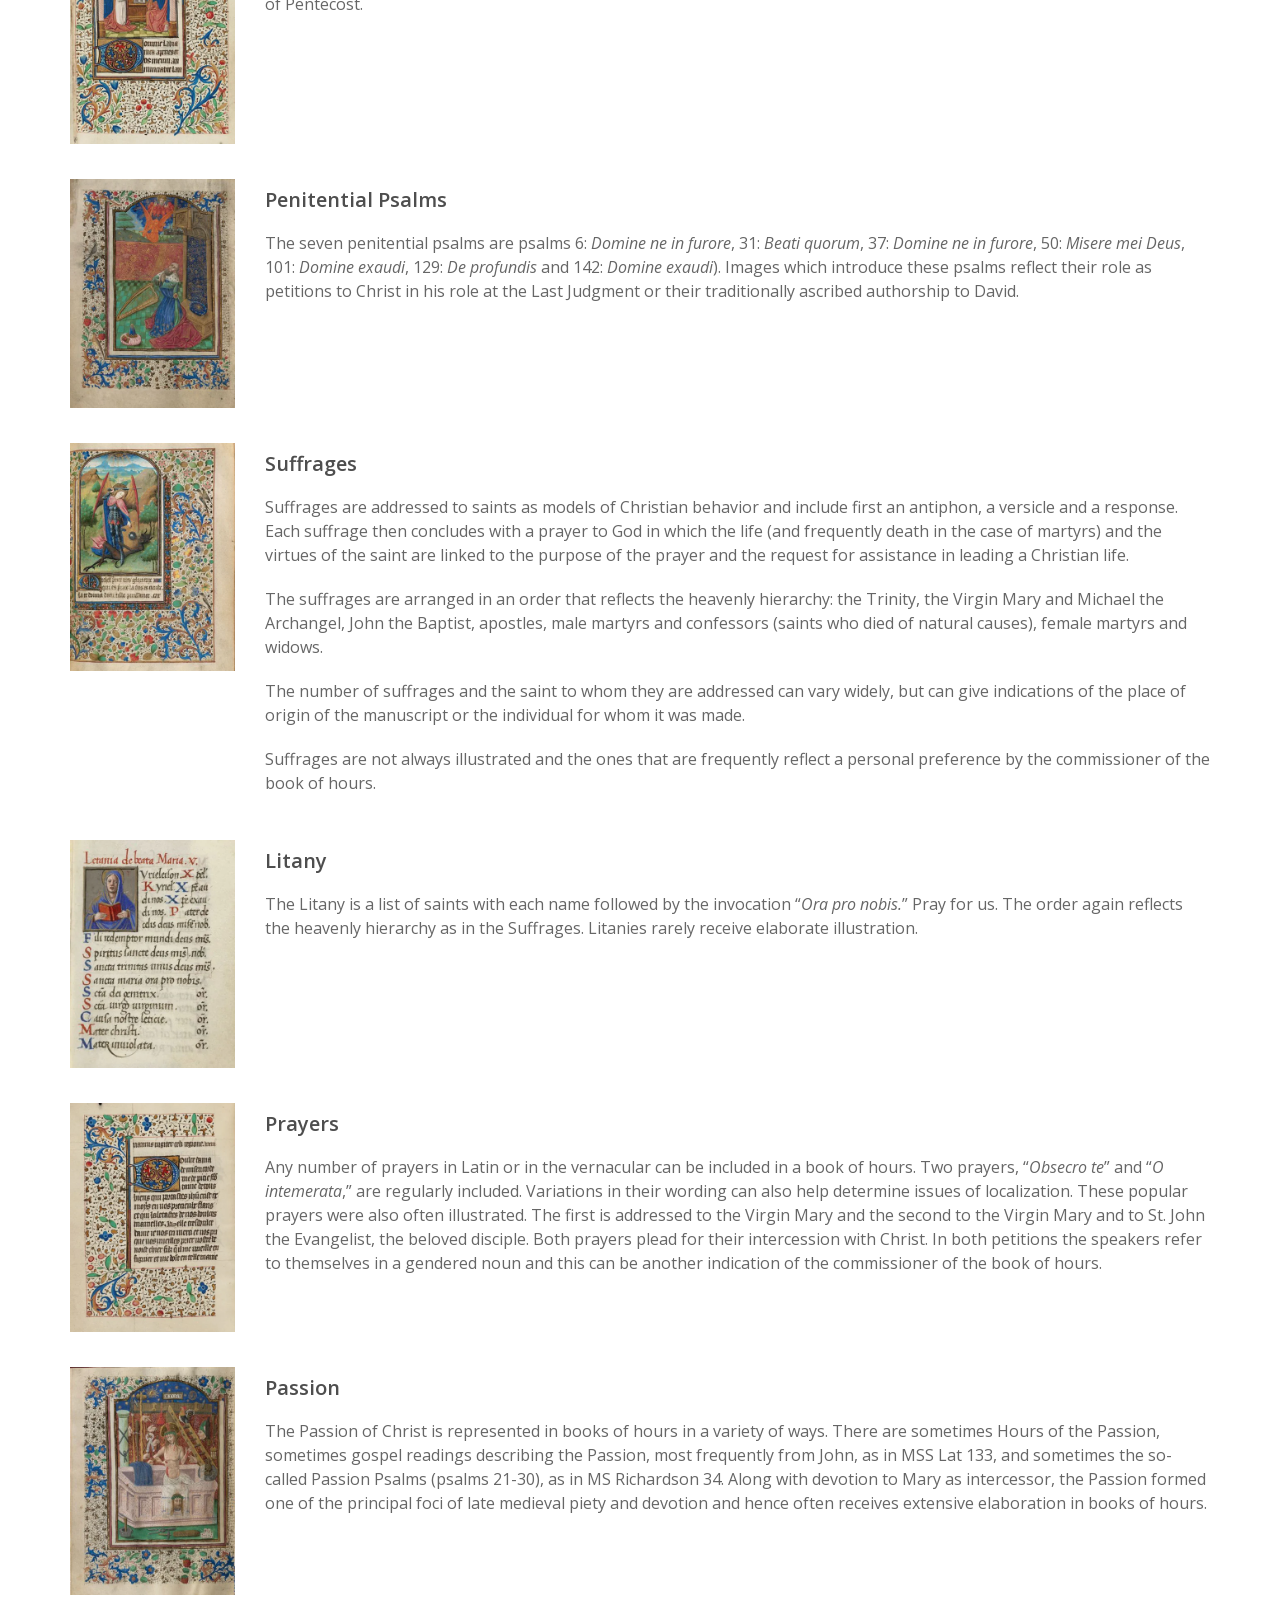
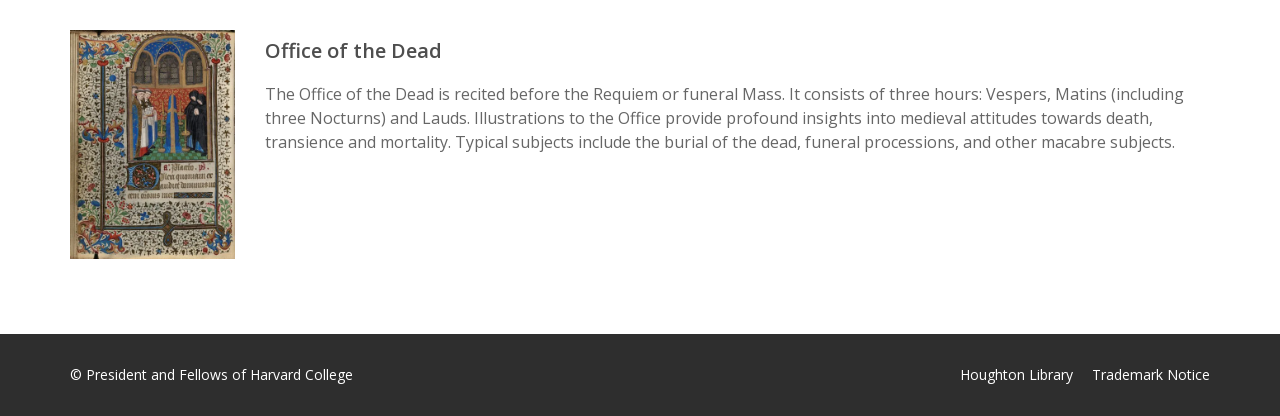
<file: structure.html>
<!DOCTYPE html>
<html lang="en">
<head>
    <meta charset="utf-8">
    <meta http-equiv="Content-Security-Policy" content="default-src 'self'; script-src 'self' 'sha256-BXE+1IB1XXyQYchkP54loSq20pe5iUgP+3dXN21Au9c='; style-src 'self' 'unsafe-inline'; font-src 'self'; img-src 'self' https://mps.lib.harvard.edu; object-src 'none'; base-uri 'self'; form-action 'none'">
    <!-- Hides .wow blocks until WOW.js animates them in, so they do not flash on first paint. Its hash is allowed in the CSP above; update both together. -->
    <script>(function(d){if(window.matchMedia&&matchMedia('(prefers-reduced-motion: reduce)').matches)return;d.className+=' wow-pending';setTimeout(function(){d.className=d.className.replace(' wow-pending','')},4000)})(document.documentElement);</script>
    <meta name="viewport" content="width=device-width, initial-scale=1.0">
    <meta name="description" content="A guide to the parts of a book of hours, from the calendar and Hours of the Virgin to the Office of the Dead, illustrated with manuscripts from Houghton Library.">
    <title>Structure - Picturing Prayer: Books of Hours in Houghton Library - Harvard College Library</title>
    
    <!-- core CSS -->
    <link href="css/bootstrap.min.css" rel="stylesheet">
    <link href="css/font-awesome.min.css" rel="stylesheet">
    <link href="css/animate.min.css" rel="stylesheet">
    <link href="css/main.css" rel="stylesheet">
    <link href="css/responsive.css" rel="stylesheet">
    
    <link rel="shortcut icon" href="images/ico/favicon.ico">
    <link rel="apple-touch-icon-precomposed" sizes="144x144" href="images/ico/apple-touch-icon-144-precomposed.png">
    <link rel="apple-touch-icon-precomposed" sizes="114x114" href="images/ico/apple-touch-icon-114-precomposed.png">
    <link rel="apple-touch-icon-precomposed" sizes="72x72" href="images/ico/apple-touch-icon-72-precomposed.png">
    <link rel="apple-touch-icon-precomposed" href="images/ico/apple-touch-icon-57-precomposed.png">
</head><!--/head-->

<body>
    <a class="skip-link" href="#content">Skip to main content</a>

    <header id="header">
        <div class="top-bar">
            <div class="container">
                <div class="row">
                    <div class="col-sm-6 col-xs-4">
                        <div class="top-number"><a href="https://library.harvard.edu/"><img src="images/harvard-library.png" id="logo" height="24" alt="Harvard Library"></a></div>
                    </div>
                    <div class="col-sm-6 col-xs-8">
                       
                    </div>
                </div>
            </div><!--/.container-->
        </div><!--/.top-bar-->

        <nav class="navbar navbar-inverse" aria-label="Main">
            <div class="container">
                <div class="navbar-header">
                    <button type="button" class="navbar-toggle" data-toggle="collapse" data-target=".navbar-collapse">
                        <span class="sr-only">Toggle navigation</span>
                        <span class="icon-bar"></span>
                        <span class="icon-bar"></span>
                        <span class="icon-bar"></span>
                    </button>
                    <a class="navbar-brand" href="index.html"><img src="images/logo-boh.png" style="width: 250px;" alt="Picturing Prayer: Books of Hours in Houghton Library, home"></a>
                </div>
				
                <div class="collapse navbar-collapse navbar-right">
                    <ul class="nav navbar-nav">
                        <li><a href="index.html">Home</a></li>
                        <li class="active"><a aria-current="page" href="structure.html">Structure</a></li>
                        <li><a href="exhibition.html">Exhibition 2012</a></li>
                        <li><a href="comparisontool/index.html">Comparison Tool</a></li>
                        <li><a href="bibliography.html">Bibliography &amp; Links</a></li> 
                        <li><a href="credits.html">Credits</a></li>                        
                    </ul>
                </div>
            </div><!--/.container-->
        </nav><!--/nav-->
		
    </header><!--/header-->

    <main id="content">

    <section id="feature" class="transparent-bg">
        <div class="container">
           <div class="center wow fadeInDown">
                <h1>Structure</h1>               
            </div>

            <div class="row">
                <div class="features">
                    <div class="wow fadeInDown" data-wow-duration="1000ms" data-wow-delay="600ms">
                        <div class="feature-wrap">
                        		<div class="col-md-2">
                                <a href="https://nrs.harvard.edu/urn-3:FHCL.HOUGH:1841631?n=5">
                                <img src="images/structure/cal.webp" width="400" height="554" loading="lazy" class="img-responsive" alt="Calendar"></a></div>
                            <div class="col-md-10"><h2>Calendar</h2>
                            <p class="section-text">The first part of a book of hours is a perpetual calendar, i.e., a calendar that can be used year after year.  Major feast days are frequently distinguished by a different color of ink, sometimes gold, but more often red (hence the phrase &ldquo;red-letter days&rdquo;). Local saints days are frequently included in calendars and are a good indication of where any given book of hours was intended to be used.  The calendar could also be used to record the births and deaths (obits) of family members of owners.</p>
                            <p class="section-text">Other columns in the calendar include Roman calendrical dates (Nones, Kalends, Ides), and Golden Numbers (i-ix, linked to the cycles of the moon) and Dominical Letters (a-g) used to determine the all-important date of Easter, which is a variable feast.</p>
                            <p class="section-text">Calendars are often illustrated by signs of the zodiac and traditional labors of the month. They are also characterized by distinctive patterns of ruling to accommodate the information they provide to readers.</p></div>
                        </div>
                        <div class="feature-wrap">
                        		<div class="col-md-2">
                                 <a href="https://nrs.harvard.edu/urn-3:FHCL.HOUGH:1070823?n=29">
                                 <img src="images/structure/gospels.webp" width="400" height="554" loading="lazy" class="img-responsive" alt="Gospel Sequences"></a></div>
                            <div class="col-md-10"><h2>Gospel Sequences</h2>
                            <p class="section-text">Four gospel readings, extracted from the masses of four of the Church&rsquo;s major feasts, outline Christ&rsquo;s life on earth and his role as the agent of mankind&rsquo;s salvation.  They are: John 1:1-14 (Christmas), Luke 1:26-38 (Annunciation), Matthew 2:1-12 (Epiphany) and Mark 16:14-20 (Ascension). Sometimes only the reading from the gospel of John is included and sometimes these readings are illustrated by author portraits of the four evangelists, each with their respective symbol, based on early Christian readings of the Old Testament prophet, Ezechiel 1 (Matthew, the winged man; Mark, the lion; Luke, the ox; and John, the eagle).</p></div>
                        </div>
                        <div class="feature-wrap">
                        		<div class="col-md-2">
                                 <a href="https://nrs.harvard.edu/urn-3:FHCL.HOUGH:2033309?n=46">
                                 <img src="images/structure/virgin.webp" width="400" height="554" loading="lazy" class="img-responsive" alt="Hours of the Virgin"></a></div>
                            <div class="col-md-10"><h2>Hours of the Virgin</h2>
                            <p class="section-text">The Hours of the Virgin are the central text in any book of hours. Each hour is composed of various antiphons and responses, psalms, hymns, canticles and prayers addressed to the Virgin Mary and appealing for her intercession. There are eight such hours in a day and they are meant to be used at seven different times during the day. Matins and Lauds at day break; Prime at 6 am.; Terce at 9 am.; Sext at noon; None at 3 pm.; Vespers at sunset and Compline before going to bed. Illustrations frequently depict joyous events in the Virgins life connected with the infancy of Christ. These include: Matins: Annunciation, Lauds: Visitation, Prime: Nativity, Terce: Annunciation to the Shepherds, Sext: Adoration of the Magi, None: Presentation in the temple, Vespers: Flight into Egypt and Compline: Coronation of the Virgin.  This traditional infancy cycle is sometimes replaced, especially in manuscripts produced in fifteenth-century England, Flanders and the Netherlands, by another cycle which depicts the Passion of Christ.  In MS Richardson 34, for example, Matins is illustrated by the Annunciation, but Lauds through Compline is illustrated by events between the Betrayal and the Entombment.</p></div>
                        </div>
                        <div class="feature-wrap">
                        		<div class="col-md-2">
                                 <a href="https://nrs.harvard.edu/urn-3:FHCL.HOUGH:2033309?n=164">
                                 <img src="images/structure/cross.webp" width="400" height="554" loading="lazy" class="img-responsive" alt="Hours of the Cross"></a></div>
                            <div class="col-md-10"><h2>Hours of the Cross</h2>
                            <p class="section-text">The Hours of the Cross (which do not include Lauds) are shorter than the Hours of the Virgin and are addressed to the Cross. They are often prefaced by an image of the Crucifixion.</p></div>
                        </div>
                        <div class="feature-wrap">
                        		<div class="col-md-2">
                                 <a href="https://nrs.harvard.edu/urn-3:FHCL.HOUGH:2033309?n=172">
                                 <img src="images/structure/holy.webp" width="400" height="554" loading="lazy" class="img-responsive" alt="Hours of the Holy Spirit"></a></div>
                            <div class="col-md-10"><h2>Hours of the Holy Sprit</h2>
                            <p class="section-text">The Hours of the Holy Spirit also do not include Lauds. In illustrated Book of Hours, they are often illustrated with an image of Pentecost.</p></div>
                        </div>
                        <div class="feature-wrap">
                        		<div class="col-md-2">
                                 <a href="https://nrs.harvard.edu/urn-3:FHCL.HOUGH:1077863?n=136">
                                 <img src="images/structure/penitential.webp" width="400" height="554" loading="lazy" class="img-responsive" alt="Penitential Psalms"></a></div>
                            <div class="col-md-10"><h2>Penitential Psalms</h2>
                            <p class="section-text">The seven penitential psalms are psalms 6: <em>Domine ne in furore</em>, 31: <em>Beati quorum</em>, 37: <em>Domine ne in furore</em>, 50: <em>Misere mei Deus</em>, 101: <em>Domine exaudi</em>, 129: <em>De profundis</em> and 142: <em>Domine exaudi</em>). Images which introduce these psalms reflect their role as petitions to Christ in his role at the Last Judgment or their traditionally ascribed authorship to David.</p></div>
                        </div>
                        <div class="feature-wrap">
                        		<div class="col-md-2">
                                 <a href="https://nrs.harvard.edu/urn-3:FHCL.HOUGH:1070823?n=315">
                                 <img src="images/structure/suffrages.webp" width="400" height="554" loading="lazy" class="img-responsive" alt="Suffrages"></a></div>
                            <div class="col-md-10"><h2>Suffrages</h2>
                            <p class="section-text">Suffrages are addressed to saints as models of Christian behavior and include first an antiphon, a versicle and a response. Each suffrage then concludes with a prayer to God in which the life (and frequently death in the case of martyrs) and the virtues of the saint are linked to the purpose of the prayer and the request for assistance in leading a Christian life.</p>
                            
                            <p class="section-text">The suffrages are arranged in an order that reflects the heavenly hierarchy: the Trinity, the Virgin Mary and Michael the Archangel, John the Baptist, apostles, male martyrs and confessors (saints who died of natural causes), female martyrs and widows.</p>
                            
                            <p class="section-text">The number of suffrages and the saint to whom they are addressed can vary widely, but can give indications of the place of origin of the manuscript or the individual for whom it was made.</p>
                            
                            <p class="section-text">Suffrages are not always illustrated and the ones that are frequently reflect a personal preference by the commissioner of the book of hours.</p></div>
                        </div>
                        <div class="feature-wrap">
                        		<div class="col-md-2">
                                 <a href="https://nrs.harvard.edu/urn-3:FHCL.HOUGH:2014086?n=139">
                                 <img src="images/structure/litany.webp" width="400" height="554" loading="lazy" class="img-responsive" alt="Litany"></a></div>
                            <div class="col-md-10"><h2>Litany</h2>
                            <p class="section-text">The Litany is a list of saints with each name followed by the invocation &ldquo;<em>Ora pro nobis.</em>&rdquo; Pray for us.  The order again reflects the heavenly hierarchy as in the Suffrages. Litanies rarely receive elaborate illustration.</p></div>
                        </div>
                        <div class="feature-wrap">
                        		<div class="col-md-2">
                                 <a href="https://nrs.harvard.edu/urn-3:FHCL.HOUGH:2033309?n=177">
                                 <img src="images/structure/prayers.webp" width="400" height="554" loading="lazy" class="img-responsive" alt="Prayers"></a></div>
                            <div class="col-md-10"><h2>Prayers</h2>
                            <p class="section-text">Any number of prayers in Latin or in the vernacular can be included in a book of hours. Two prayers, &ldquo;<em>Obsecro te</em>&rdquo; and &ldquo;<em>O intemerata</em>,&rdquo; are regularly included.  Variations in their wording can also help determine issues of localization.  These popular prayers were also often illustrated. The first is addressed to the Virgin Mary and the second to the Virgin Mary and to St. John the Evangelist, the beloved disciple. Both prayers plead for their intercession with Christ. In both petitions the speakers refer to themselves in a gendered noun and this can be another indication of the commissioner of the book of hours.</p></div>
                        </div>
                        <div class="feature-wrap">
                        		<div class="col-md-2">
                                 <a href="https://nrs.harvard.edu/urn-3:FHCL.HOUGH:1077863?n=266">
                                 <img src="images/structure/passion.webp" width="400" height="554" loading="lazy" class="img-responsive" alt="Passion"></a></div>
                            <div class="col-md-10"><h2>Passion</h2>
                            <p class="section-text">The Passion of Christ is represented in books of hours in a variety of ways.  There are sometimes Hours of the Passion, sometimes gospel readings describing the Passion, most frequently from John, as in MSS Lat 133, and sometimes the so-called Passion Psalms (psalms 21-30), as in MS Richardson 34. Along with devotion to Mary as intercessor, the Passion formed one of the principal foci of late medieval piety and devotion and hence often receives extensive elaboration in books of hours.</p></div>
                        </div>
                        <div class="feature-wrap">
                        		<div class="col-md-2">
                                 <a href="https://nrs.harvard.edu/urn-3:FHCL.HOUGH:1852373?n=195">
                                 <img src="images/structure/dead.webp" width="400" height="554" loading="lazy" class="img-responsive" alt="Office of the Dead"></a></div>
                            <div class="col-md-10"><h2>Office of the Dead</h2>
                            <p class="section-text">The Office of the Dead is recited before the Requiem or funeral Mass. It consists of three hours: Vespers, Matins (including three Nocturns) and Lauds. Illustrations to the Office provide profound insights into medieval attitudes towards death, transience and mortality. Typical subjects include the burial of the dead, funeral processions, and other macabre subjects.</p></div>
                        </div>
                    </div>

                    
                </div><!--/.services-->
            </div><!--/.row--> 


           

        </div><!--/.container-->
    </section><!--/#feature-->
    </main>



    

    <footer id="footer" class="midnight-blue">
        <div class="container">
            <div class="row">
                <div class="col-sm-6">
                    &copy; President and Fellows of Harvard College
                </div>
                <div class="col-sm-6">
                    <ul class="pull-right">
                        <li><a href="https://library.harvard.edu/libraries/houghton">Houghton Library</a></li>
                        <li><a href="https://trademark.harvard.edu/pages/trademark-notice">Trademark Notice</a></li>
                    </ul>
                </div>
            </div>
        </div>
    </footer><!--/#footer-->

    <script src="js/jquery.min.js"></script>
    <script src="js/bootstrap.min.js"></script>
    <script src="js/main.js"></script>
    <script src="js/wow.min.js"></script>
</body>
</html>
</file>
<file: css/main.css>
/* Open Sans, self-hosted (SIL Open Font License, see ../fonts/open-sans/OFL.txt).
   Variable font covering weights 300-800; latin-ext only downloads if needed. */
@font-face {
  font-family: 'Open Sans';
  font-style: italic;
  font-weight: 300 800;
  font-stretch: 100%;
  font-display: swap;
  src: url(../fonts/open-sans/open-sans-latin-italic.woff2) format('woff2');
  unicode-range: U+0000-00FF, U+0131, U+0152-0153, U+02BB-02BC, U+02C6, U+02DA, U+02DC, U+0304, U+0308, U+0329, U+2000-206F, U+20AC, U+2122, U+2191, U+2193, U+2212, U+2215, U+FEFF, U+FFFD;
}
@font-face {
  font-family: 'Open Sans';
  font-style: italic;
  font-weight: 300 800;
  font-stretch: 100%;
  font-display: swap;
  src: url(../fonts/open-sans/open-sans-latin-ext-italic.woff2) format('woff2');
  unicode-range: U+0100-02BA, U+02BD-02C5, U+02C7-02CC, U+02CE-02D7, U+02DD-02FF, U+0304, U+0308, U+0329, U+1D00-1DBF, U+1E00-1E9F, U+1EF2-1EFF, U+2020, U+20A0-20AB, U+20AD-20C4, U+2113, U+2C60-2C7F, U+A720-A7FF;
}
@font-face {
  font-family: 'Open Sans';
  font-style: normal;
  font-weight: 300 800;
  font-stretch: 100%;
  font-display: swap;
  src: url(../fonts/open-sans/open-sans-latin-normal.woff2) format('woff2');
  unicode-range: U+0000-00FF, U+0131, U+0152-0153, U+02BB-02BC, U+02C6, U+02DA, U+02DC, U+0304, U+0308, U+0329, U+2000-206F, U+20AC, U+2122, U+2191, U+2193, U+2212, U+2215, U+FEFF, U+FFFD;
}
@font-face {
  font-family: 'Open Sans';
  font-style: normal;
  font-weight: 300 800;
  font-stretch: 100%;
  font-display: swap;
  src: url(../fonts/open-sans/open-sans-latin-ext-normal.woff2) format('woff2');
  unicode-range: U+0100-02BA, U+02BD-02C5, U+02C7-02CC, U+02CE-02D7, U+02DD-02FF, U+0304, U+0308, U+0329, U+1D00-1DBF, U+1E00-1E9F, U+1EF2-1EFF, U+2020, U+20A0-20AB, U+20AD-20C4, U+2113, U+2C60-2C7F, U+A720-A7FF;
}


/*************************
*******Typography******
**************************/

body {
  background: #fff;
  font-family: 'Open Sans', sans-serif;
  color:#4e4e4e;
  line-height: 22px;
}

h1,
h2,
h3,
h4,
h5,
h6 {
  font-weight: 600; 
  font-family: 'Open Sans', sans-serif;
  color:#4e4e4e;
}

h1{
  font-size: 36px;
  color:#fff;
}

h2{
  font-size: 20px;
}

h3{
  font-size: 16px;
  color: #666;
  font-weight: 400;
  line-height: 24px;
}

h4{
  font-size: 16px;
}

a {
  color: #A51C30;
  -webkit-transition: color 300ms, background-color 300ms;
  -moz-transition: color 300ms, background-color 300ms;
  -o-transition:  color 300ms, background-color 300ms;
  transition:  color 300ms, background-color 300ms;
}

a:hover, a:focus {
  color: #af2736;
}

hr {
  border-top: 1px solid #e5e5e5;
  border-bottom: 1px solid #fff;
}


.btn-primary {
  padding: 8px 20px;
  background: #c52d2f;
  color: #fff;
  border-radius: 4px;
  border:none;
  margin-top: 10px;
}


.btn-primary:hover, 
.btn-primary:focus{
  background: #c52d2f;
  box-shadow: none;
} 

.btn-transparent {
  border: 3px solid #fff;
  background: transparent;
  color: #fff;
}

.btn-transparent:hover {
  border-color: rgba(255, 255, 255, 0.5);
}

a:hover,
a:focus {
  color: #111;
  text-decoration: none;
}

.dropdown-menu {
  margin-top: -1px;
  min-width: 180px;
}

.center h1,
.center h2{
  font-size: 36px;
  margin-top: 0;
  margin-bottom: 20px;
}

.media>.pull-left{
  margin-right: 20px;
}

.media>.pull-right{
  margin-left: 20px;
}

body > section {
  padding: 70px 0;
}

.center {
  text-align: center;
  padding-bottom: 55px;
}

.scaleIn {
  -webkit-animation-name: scaleIn;
  animation-name: scaleIn;
}

.lead{
  font-size: 16px;
  line-height: 24px;
  font-weight: 400;
}

.transparent-bg {
  background-color: transparent !important;
  margin-bottom: 0;
}

@-webkit-keyframes scaleIn {
  0% {
    opacity: 0;
    -webkit-transform: scale(0);
    transform: scale(0);
  }

  100% {
    opacity: 1;
    -webkit-transform: scale(1);
    transform: scale(1);
  }
}

@keyframes scaleIn {
  0% {
    opacity: 0;
    -webkit-transform: scale(0);
    -ms-transform: scale(0);
    transform: scale(0);
  }

  100% {
    opacity: 1;
    -webkit-transform: scale(1);
    -ms-transform: scale(1);
    transform: scale(1);
  }
}


/*************************
*******Header******
**************************/

#header .search{
  display: inline-block;
}

.navbar>.container .navbar-brand{
  margin-left: 0;
}

.top-bar {
  padding: 10px 0;
  background: #191919;
  border-bottom: 1px solid #222;
  line-height: 28px;
}

.top-number{
  color: #fff;
}

.top-number p{
  margin: 0
}

.social{
  text-align: right;
}

.social-share{
 display: inline-block;
 list-style: none;
 padding: 0;
 margin: 0;
}

ul.social-share li {
  display: inline-block;
}

ul.social-share li a {
  display: inline-block;
  color: #fff;
  background: #404040;
  width: 25px;
  height: 25px;
  line-height: 25px;
  text-align: center;
  border-radius: 2px;
}

ul.social-share li a:hover {
  background: #c52d2f;
  color: #fff;
}

.search i {
  color: #fff;
}

input.search-form{
  background: transparent;
  border: 0 none;
  width: 60px;
  padding: 0 10px;
  color: #FFF;
  -webkit-transition: all 400ms;
  -moz-transition: all 400ms;
  -ms-transition: all 400ms;
  -o-transition: all 400ms;
  transition: all 400ms;
}

input.search-form::-webkit-input-placeholder{
  color: transparent;
}

input.search-form:hover::-webkit-input-placeholder {
  color: #fff;
}

input.search-form:hover {
  width: 180px;
}

.navbar-brand {
  padding: 0;
  margin:0;
}

.navbar {
  border-radius: 0;
  margin-bottom: 0;
  background: #151515;
  padding: 15px 0;
  padding-bottom: 0;
}

 .navbar-nav{
  margin-top: 12px;
 }

.navbar-nav>li{
  margin-left: 35px;
  padding-bottom: 28px;
}

.navbar-inverse .navbar-nav > li > a {
  padding: 5px 12px;
  margin: 0;
  border-radius: 3px;
  color: #fff;
  line-height: 24px;
  display: inline-block;
}

.navbar-inverse .navbar-nav > li > a:hover{
	background-color: #c52d2f;
  color: #fff;
}

.navbar-inverse {
  border: none;
	background: url(../images/manuscript-banner.webp) center;
	background-size: cover;
}

.navbar-inverse .navbar-brand {
  font-size: 36px;
  line-height: 50px;
  color: #fff;
}

.navbar-inverse .navbar-nav > .active > a,
.navbar-inverse .navbar-nav > .active > a:hover,
.navbar-inverse .navbar-nav > .active > a:focus,
.navbar-inverse .navbar-nav > .open > a,
.navbar-inverse .navbar-nav > .open > a:hover,
.navbar-inverse .navbar-nav > .open > a:focus {
  background-color: #A51C30;
  color: #fff;
}

.navbar-inverse .navbar-nav .dropdown-menu {
  background-color: rgba(0,0,0,.85);
  -webkit-box-shadow: 0 3px 8px rgba(0, 0, 0, 0.125);
  -moz-box-shadow: 0 3px 8px rgba(0, 0, 0, 0.125);
  box-shadow: 0 3px 8px rgba(0, 0, 0, 0.125);
  border: 0;
  padding: 0;
  margin-top: 0;
  border-top: 0;
  border-radius: 0;
  left: 0;
}

.navbar-inverse .navbar-nav .dropdown-menu:before{
  position: absolute;
  top:0;
}

.navbar-inverse .navbar-nav .dropdown-menu > li > a {
  padding: 8px 15px;
  color: #fff;
}

.navbar-inverse .navbar-nav .dropdown-menu > li:hover > a,
.navbar-inverse .navbar-nav .dropdown-menu > li:focus > a,
.navbar-inverse .navbar-nav .dropdown-menu > li.active > a {
  background-color: #c52d2f;
  color: #fff;
}

.navbar-inverse .navbar-nav .dropdown-menu > li:last-child > a {
  border-radius: 0 0 3px 3px;
}

.navbar-inverse .navbar-nav .dropdown-menu > li.divider {
  background-color: transparent;
}

.navbar-inverse .navbar-collapse,
.navbar-inverse .navbar-form {
  border-top: 0;
  padding-bottom: 0;
}


/*************************
*******Home Page******
**************************/


#main-slider {
  position: relative;
}

.no-margin {
  margin: 0;
  padding: 0;
}

#main-slider .carousel .carousel-content {
  margin-top: 150px;
}

#main-slider .carousel .slide-margin{
  margin-top: 140px;
}

#main-slider .carousel h2 {
  color: #fff;
}

#main-slider .carousel .btn-slide {
  padding: 8px 20px;
  background: #c52d2f;
  color: #fff;
  border-radius: 4px;
  margin-top: 25px;
  display: inline-block;
}

#main-slider .carousel .slider-img{
  text-align: right;
  position: absolute;
}


#main-slider .carousel .item {
  background-position: 50%;
  background-repeat: no-repeat;
  background-size: cover;
  left: 0 !important;
  opacity: 0  ;
  top: 0;
  position: absolute;
  width: 100%;
  display: block !important;
  max-height: 730px;
  -webkit-transition: opacity ease-in-out 500ms;
  -moz-transition: opacity ease-in-out 500ms;
  -o-transition: opacity ease-in-out 500ms;
  transition: opacity ease-in-out 500ms;
}

#main-slider .carousel .item:first-child {
  top: auto;
  position: relative;
}

.carousel-inner > .item > img {
    margin: 0 auto;
    size: cover;
   min-width: 100%;
   min-height: 100%;
}

.carousel-fade .carousel-inner .item {
  -webkit-transition-property: opacity;
  transition-property: opacity;
}
.carousel-fade .carousel-inner .item,
.carousel-fade .carousel-inner .active.left,
.carousel-fade .carousel-inner .active.right {
  opacity: 0;
}
.carousel-fade .carousel-inner .active,
.carousel-fade .carousel-inner .next.left,
.carousel-fade .carousel-inner .prev.right {
  opacity: 1;
}
.carousel-fade .carousel-inner .next,
.carousel-fade .carousel-inner .prev,
.carousel-fade .carousel-inner .active.left,
.carousel-fade .carousel-inner .active.right {
  left: 0;
  -webkit-transform: translate3d(0, 0, 0);
          transform: translate3d(0, 0, 0);
}
.carousel-fade .carousel-control {
  z-index: 2;
}
html,
body,
.carousel,
.carousel-inner,
.carousel-inner .item {
  height: 100%;
}
.item:nth-child(1) {
  background: #000;
}
.item:nth-child(2) {
  background: #000;
}
.item:nth-child(3) {
  background: #000;
}


.carousel-inner{
/*just incase the flash (style above) comes back*/
   background: #000;
}

#main-slider .carousel .item.active {
  opacity: 1;
  -webkit-transition: opacity ease-in-out 500ms;
  -moz-transition: opacity ease-in-out 500ms;
  -o-transition: opacity ease-in-out 500ms;
  transition: opacity ease-in-out 500ms;
  z-index: 1;
}




#main-slider .prev,
#main-slider .next {
  position: absolute;
  top: 50%;
  background-color: #c52d2f;
  color: #fff;
  display: inline-block;
  margin-top: -25px;
  height: 40px;
  line-height: 40px;
  width: 40px;
  line-height: 40px;
  text-align: center;
  border-radius: 4px;
  z-index: 5;
}

#main-slider .prev:hover,
#main-slider .next:hover {
  background-color: #000;
}

#main-slider .prev {
  left: 10px;
}

#main-slider .next {
  right: 10px;
}

#main-slider .carousel-indicators li {
  width: 20px;
  height: 20px;
  background-color: #fff;
  margin: 0 15px 0 0;
  position: relative;
}

#main-slider .carousel-indicators li:after {
  position: absolute;
  content: "";
  width: 24px;
  height: 24px;
  border-radius: 100%;
  background: rgba(0, 0, 0, 0);
  border: 1px solid #FFF;
  left: -3px;
  top: -3px;
}

#main-slider .carousel-indicators .active{
  width: 20px;
  height: 20px;
  background-color: #c52d2f;
   margin: 0 15px 0 0;
   border: 1px solid #c52d2f;
   position: relative;
}

#main-slider .carousel-indicators .active:after {
  position: absolute;
  content: "";
  width: 24px;
  height: 24px;
  border-radius: 100%;
  background: #c52d2f;
  border: 1px solid #c52d2f;
  left: -3px;
  top: -3px;
}

#main-slider .active .animation.animated-item-1 {
  -webkit-animation: fadeInUp 300ms linear 300ms both;
  -moz-animation: fadeInUp 300ms linear 300ms both;
  -o-animation: fadeInUp 300ms linear 300ms both;
  -ms-animation: fadeInUp 300ms linear 300ms both;
  animation: fadeInUp 300ms linear 300ms both;
}

#main-slider .active .animation.animated-item-2 {
  -webkit-animation: fadeInUp 300ms linear 600ms both;
  -moz-animation: fadeInUp 300ms linear 600ms both;
  -o-animation: fadeInUp 300ms linear 600ms both;
  -ms-animation: fadeInUp 300ms linear 600ms both;
  animation: fadeInUp 300ms linear 600ms both;
}

#main-slider .active .animation.animated-item-3 {
  -webkit-animation: fadeInUp 300ms linear 900ms both;
  -moz-animation: fadeInUp 300ms linear 900ms both;
  -o-animation: fadeInUp 300ms linear 900ms both;
  -ms-animation: fadeInUp 300ms linear 900ms both;
  animation: fadeInUp 300ms linear 900ms both;
}

#main-slider .active .animation.animated-item-4 {
  -webkit-animation: fadeInUp 300ms linear 1200ms both;
  -moz-animation: fadeInUp 300ms linear 1200ms both;
  -o-animation: fadeInUp 300ms linear 1200ms both;
  -ms-animation: fadeInUp 300ms linear 1200ms both;
  animation: fadeInUp 300ms linear 1200ms both;
}

#feature {
  background: #f2f2f2;
  padding-bottom: 40px;
  padding-top: 70px;
}

.features{
  padding: 0;
}

.feature-wrap {
  margin-bottom: 35px;
  overflow: hidden;
}

.feature-wrap h2{
  margin-top: 10px;
}

.feature-wrap .pull-left {
  margin-right: 25px;
}

.feature-wrap i{
  font-size: 48px;
  height: 110px;
  width: 110px;
  margin: 3px;
  border-radius: 100%;
  line-height: 110px;
  text-align:center;
  background: #ffffff;
  color: #c52d2f;
  border: 3px solid #ffffff;
  box-shadow: inset 0 0 0 5px #f2f2f2;
  -webkit-box-shadow: inset 0 0 0 5px #f2f2f2;
  -webkit-transition: 500ms;
  -moz-transition: 500ms;
  -o-transition: 500ms;
  transition: 500ms;
  float: left;
  margin-right: 25px;
}

.feature-wrap i:hover {
  background: #c52d2f;
  color: #fff;
  box-shadow: inset 0 0 0 5px #c52d2f;
  -webkit-box-shadow: inset 0 0 0 5px #c52d2f;
  border: 3px solid #c52d2f;
}

#recent-works .col-xs-12.col-sm-4.col-md-3{
  padding: 0;
}

#recent-works{
    padding-bottom: 70px;
}

.recent-work-wrap {
  position: relative;
}

.recent-work-wrap img{
  width: 100%;
}

.recent-work-wrap .recent-work-inner{
  top: 0;
  background: transparent;
  opacity: .8;
  width: 100%;
  border-radius: 0;
  margin-bottom: 0;
}

.recent-work-wrap .recent-work-inner h3{
  margin: 10px 0;
}

.recent-work-wrap .recent-work-inner h3 a{
  font-size: 24px;
  color: #fff;
}

.recent-work-wrap .overlay {
  position: absolute;
  top: 0;
  left: 0;
  width: 100%;
  height: 100%;
  opacity: 0;
  border-radius: 0;
  background: #c52d2f;
  color: #fff;
  vertical-align: middle;
  -webkit-transition: opacity 500ms;
  -moz-transition: opacity 500ms;
  -o-transition: opacity 500ms;
  transition: opacity 500ms;  
  padding: 30px;
}

.recent-work-wrap .overlay .preview {
  bottom: 0;
  display: inline-block;
  height: 35px;
  line-height: 35px;
  border-radius: 0;
  background: transparent;
  text-align: center;
  color: #fff;
}

.recent-work-wrap:hover .overlay {
  opacity: 1;
}

#services {
  background: #000;
  background-size: cover;
}

#services .lead,
#services h2{
  color: #fff;
}

.services-wrap {
  padding: 40px 30px;
  background: #fff;
  border-radius: 4px;
  margin: 0 0 40px;
}

.services-wrap h3 {
  font-size: 20px;
  margin: 10px 0;
}

.services-wrap .pull-left {
  margin-right: 20px;
}

#middle {
  background: #f2f2f2;
}

.skill h2{
  margin-bottom: 25px;
}

.progress-wrap{
  position: relative;
}

.progress .color1,
.progress .color1 .bar-width{
  background: #2d7da4;
}

.progress .color2,
.progress .color2 .bar-width{
  background: #6aa42f;
}

.progress .color3,
.progress .color3 .bar-width{
  background: #ffcc33;
}

.progress .color4,
.progress .color4 .bar-width{
  background: #db3615;
}

.progress, 
.progress-bar {
  height: 15px;
  line-height: 15px;
  background: #e6e6e6;
  -webkit-box-shadow: none;
  -moz-box-shadow: none;
  box-shadow: none;
  border-radius: 0;
  overflow: visible;
  text-align: right;
}

.progress{
  position: relative;
}

.progress .bar-width{
  position: absolute;
  width: 40px;
  height: 20px;
  line-height: 20px;
  text-align: center;
  font-size: 12px;
  font-weight: 700;
  top: -30px;
  border-radius: 2px;
  margin-left: -30px;
}

.progress span{
  position: relative;
}

.progress span:before{
  content: " ";
  position: absolute;
  width: auto;
  height: auto;
  border-width: 8px 5px;
  border-style: solid;
  bottom: -15px;
  right: 8px;
}

.progress .color1 span:before{
  border-color: #2d7da4 transparent transparent transparent;
}

.progress .color2 span:before{
  border-color: #6aa42f transparent transparent transparent;
}

.progress .color3 span:before{
  border-color: #ffcc33 transparent transparent transparent;
}

.progress .color4 span:before{
  border-color: #db3615 transparent transparent transparent;
}

.accordion h2{
  margin-bottom: 25px;
}

.panel-default{
  border-color: transparent;
}

.panel-default>.panel-heading,
.panel{
  background-color: #e6e6e6; 
  border:0 none;
  box-shadow:none;
}

.panel-default>.panel-heading+.panel-collapse .panel-body{
  background: #fff;
  color: #858586;
}

.panel-body{
  padding: 20px 20px 10px;
}

.panel-group .panel+.panel{
  margin-top: 0;
  border-top: 1px solid #d9d9d9;
}

.panel-group .panel{
  border-radius: 0;
}

.panel-heading{
  border-radius: 0;
}

.panel-title>a{
  color: #4e4e4e;
}

.accordion-inner img{
  border-radius: 4px;
}

.accordion-inner h4{
  margin-top: 0;
}

.panel-heading.active{
  background: #1f1f20;
}

.panel-heading.active .panel-title>a{
  color:#fff;
}

a.accordion-toggle  i{
  width: 45px;
  line-height: 44px;
  font-size: 20px;
  margin-top: -10px;
  text-align: center;
  margin-right: -15px;
  background: #c9c9c9;
}

.panel-heading.active a.accordion-toggle i{
  background: #c52d2f;
  color: #fff;
}

.panel-heading.active a.accordion-toggle.collapsed i{
  background: #c52d2f;
  color: #fff;
}

.nav-tabs>li{
  margin-bottom: 0px;
  border-bottom: 1px solid #e6e6e6;
}

.nav-tabs{
  border-bottom: transparent;
  border-right: 1px solid #e6e6e6;
}

.nav-tabs>li>a {
  background: #f5f5f5;
  color: #666;
  border-radius: 0;
  border: 0 none;
  line-height: 24px;
  margin-right:0;
  padding: 13px 15px;
}

.nav-tabs li:last-child{
  border-bottom: 0 none;
} 

.nav-stacked>li+li{
  margin-top: 0;
}

.nav-tabs>li>a:hover{
  background: #1f1f20;
  color:#fff;
}

.nav-tabs>li.active>a, 
.nav-tabs>li.active>a:hover, 
.nav-tabs>li.active>a:focus {
  border: 0;
  color:#fff;
  background: #1f1f20;
  position: relative;
}

.nav-tabs>li.active>a:after {
  position: absolute;
  content:  "";
  width: auto;
  height: auto;
  border-style:solid;
  border-color: transparent transparent transparent #1f1f20;
  border-width: 25px 22px;
  right: -44px;
  top:0;
}

.tab-wrap{
  border:1px solid #e6e6e6;
  margin-bottom: 20px;
}

.tab-content{
  padding: 20px;
}

.tab-content h2{
  margin-top: 0;
}

.tab-content img{
  border-radius: 4px;
}

.testimonial h2{
  margin-top: 0;
}

.testimonial-inner {
  color:#858586;
  font-size: 14px;
}

.testimonial-inner .pull-left{
  border-right: 1px solid #e7e7e7;
  padding-right: 15px;
  position: relative;
}

.testimonial-inner .pull-left:after{
  content: "";
  position: absolute;
  width: 9px;
  height: 9px;
  top: 50%;
  margin-top: -5px;
  background: #FFF;
  -webkit-transform: rotate(45deg);
  transform: rotate(45deg);
  border: 1px solid #e7e7e7;
  right: -5px;
  border-left: 0 none;
  border-bottom: 0 none;
}

#partner {
  background-size: cover;
}

#partner {
  color: #fff;
  text-align: center;
}

#partner h2, 
#partner h3 {
  color: #fff;
}

.partners ul {
  list-style: none;
  margin: 0;
  padding: 0;
}

.partners ul li{
  float: left;
  width: 20%;
}

#conatcat-info{
  background: #fff;
  padding: 30px 0;
}

.contact-info i{
  width: 60px;
  height: 60px;
  font-size: 40px;
  line-height: 60px;
  color: #fff;
  background: #000;
  text-align: center;
  border-radius: 10px;
}

.contact-info h2{
  margin-top: 0;
  color: #000;
}

.contact-info{
  color:#000;
}

/*************************
********* About Us Page CSS ******
**************************/

.about-us {
  margin-top: 110px;
  margin-bottom: -110px;
}

.about-us h2, 
.skill_text h2 {
  color:#4e4e4e;
  font-size: 30px;
  font-weight: 600;
}

.about-us p {
  color:#4e4e4e;
}

#carousel-slider {
  position: relative;
}

#carousel-slider .carousel-indicators {
  bottom: -25px;
}

#carousel-slider .carousel-indicators li {
  border: 1px solid #ffbd20;
}

#carousel-slider a i {
  border: 1px solid #777;
  border-radius:50%;
  font-size: 28px;
  height: 50px;
  padding: 8px;
  position: absolute;
  top: 50%;
  width: 50px;
  color:#777;
}

#carousel-slider a i:hover {
  background:#bfbfbf;
  color:#fff;
  border: 1px solid #bfbfbf;
}

#carousel-slider 
.carousel-control {
  width:inherit;
}

#carousel-slider .carousel-control.left i {
  left:-25px
}

#carousel-slider .carousel-control.right i {
  right: -25px;
}

#carousel-slider
.carousel-control.left, 
#carousel-slider
.carousel-control.right {
  background: none;
}

.skill_text {
  display: block;
  margin-bottom: 60px;
  margin-top: 25px;
  overflow: hidden;
}

.sinlge-skill {
  background:#f2f2f2;
  border-radius: 100%;
  color: #FFFFFF;
  font-size: 22px;
  font-weight: bold;
  height: 200px;
  position: relative;
  width: 200px;
  text-transform: uppercase;
  overflow: hidden;
  margin: 30px 0;

}

.sinlge-skill p em {
  color: #FFFFFF;
  font-size: 38px;
}

.sinlge-skill p {
  line-height: 1;
}

.joomla-skill, 
.html-skill, 
.css-skill, 
.wp-skill {
  position: absolute;
  height: 100%;
  bottom: 0;
  width:100%;
  border-radius: 100%;
  padding: 70px 0;
  text-align: center;
}


.joomla-skill {
  background: rgb(242,242,242); /* Old browsers */
  background: -moz-linear-gradient(top, rgba(242,242,242,1) 0%, rgba(242,242,242,1) 28%, rgba(45,125,164,1) 28%); /* FF3.6+ */
  background: -webkit-gradient(linear, left top, left bottom, color-stop(0%,rgba(242,242,242,1)), color-stop(28%,rgba(242,242,242,1)), color-stop(28%,rgba(45,125,164,1))); /* Chrome,Safari4+ */
  background: -webkit-linear-gradient(top, rgba(242,242,242,1) 0%,rgba(242,242,242,1) 28%,rgba(45,125,164,1) 28%); /* Chrome10+,Safari5.1+ */
  background: -o-linear-gradient(top, rgba(242,242,242,1) 0%,rgba(242,242,242,1) 28%,rgba(45,125,164,1) 28%); /* Opera 11.10+ */
  background: -ms-linear-gradient(top, rgba(242,242,242,1) 0%,rgba(242,242,242,1) 28%,rgba(45,125,164,1) 28%); /* IE10+ */
  background: linear-gradient(to bottom, rgba(242,242,242,1) 0%,rgba(242,242,242,1) 28%,rgba(45,125,164,1) 28%); /* W3C */
  filter: progid:DXImageTransform.Microsoft.gradient( startColorstr='#f2f2f2', endColorstr='#2d7da4',GradientType=0 ); /* IE6-9 */    
}

.html-skill {
  background: rgb(242,242,242); /* Old browsers */
  background: -moz-linear-gradient(top, rgba(242,242,242,1) 0%, rgba(242,242,242,1) 9%, rgba(106,164,47,1) 9%); /* FF3.6+ */
  background: -webkit-gradient(linear, left top, left bottom, color-stop(0%,rgba(242,242,242,1)), color-stop(9%,rgba(242,242,242,1)), color-stop(9%,rgba(106,164,47,1))); /* Chrome,Safari4+ */
  background: -webkit-linear-gradient(top, rgba(242,242,242,1) 0%,rgba(242,242,242,1) 9%,rgba(106,164,47,1) 9%); /* Chrome10+,Safari5.1+ */
  background: -o-linear-gradient(top, rgba(242,242,242,1) 0%,rgba(242,242,242,1) 9%,rgba(106,164,47,1) 9%); /* Opera 11.10+ */
  background: -ms-linear-gradient(top, rgba(242,242,242,1) 0%,rgba(242,242,242,1) 9%,rgba(106,164,47,1) 9%); /* IE10+ */
  background: linear-gradient(to bottom, rgba(242,242,242,1) 0%,rgba(242,242,242,1) 9%,rgba(106,164,47,1) 9%); /* W3C */
  filter: progid:DXImageTransform.Microsoft.gradient( startColorstr='#f2f2f2', endColorstr='#6aa42f',GradientType=0 ); /* IE6-9 */
}

.css-skill {
  background: rgb(242,242,242); /* Old browsers */
  background: -moz-linear-gradient(top, rgba(242,242,242,1) 0%, rgba(242,242,242,1) 32%, rgba(255,189,32,1) 32%); /* FF3.6+ */
  background: -webkit-gradient(linear, left top, left bottom, color-stop(0%,rgba(242,242,242,1)), color-stop(32%,rgba(242,242,242,1)), color-stop(32%,rgba(255,189,32,1))); /* Chrome,Safari4+ */
  background: -webkit-linear-gradient(top, rgba(242,242,242,1) 0%,rgba(242,242,242,1) 32%,rgba(255,189,32,1) 32%); /* Chrome10+,Safari5.1+ */
  background: -o-linear-gradient(top, rgba(242,242,242,1) 0%,rgba(242,242,242,1) 32%,rgba(255,189,32,1) 32%); /* Opera 11.10+ */
  background: -ms-linear-gradient(top, rgba(242,242,242,1) 0%,rgba(242,242,242,1) 32%,rgba(255,189,32,1) 32%); /* IE10+ */
  background: linear-gradient(to bottom, rgba(242,242,242,1) 0%,rgba(242,242,242,1) 32%,rgba(255,189,32,1) 32%); /* W3C */
  filter: progid:DXImageTransform.Microsoft.gradient( startColorstr='#f2f2f2', endColorstr='#ffbd20',GradientType=0 ); /* IE6-9 */
}

.wp-skill {
  background: rgb(242,242,242); /* Old browsers */
  background: -moz-linear-gradient(top, rgba(242,242,242,1) 0%, rgba(242,242,242,1) 19%, rgba(219,54,21,1) 19%); /* FF3.6+ */
  background: -webkit-gradient(linear, left top, left bottom, color-stop(0%,rgba(242,242,242,1)), color-stop(19%,rgba(242,242,242,1)), color-stop(19%,rgba(219,54,21,1))); /* Chrome,Safari4+ */
  background: -webkit-linear-gradient(top, rgba(242,242,242,1) 0%,rgba(242,242,242,1) 19%,rgba(219,54,21,1) 19%); /* Chrome10+,Safari5.1+ */
  background: -o-linear-gradient(top, rgba(242,242,242,1) 0%,rgba(242,242,242,1) 19%,rgba(219,54,21,1) 19%); /* Opera 11.10+ */
  background: -ms-linear-gradient(top, rgba(242,242,242,1) 0%,rgba(242,242,242,1) 19%,rgba(219,54,21,1) 19%); /* IE10+ */
  background: linear-gradient(to bottom, rgba(242,242,242,1) 0%,rgba(242,242,242,1) 19%,rgba(219,54,21,1) 19%); /* W3C */
  filter: progid:DXImageTransform.Microsoft.gradient( startColorstr='#f2f2f2', endColorstr='#db3615',GradientType=0 ); /* IE6-9 */
}

.skill-wrap {
  display: block;
  overflow: hidden;
  margin: 60px 0;
}

.team h4 {
  margin-top: 0;
  text-transform: uppercase;
}

.team h5 {
  font-weight: 300;
}

.single-profile-top, 
.single-profile-bottom {
  font-weight: 400;
  line-height: 24px;
}

.single-profile-top, 
.single-profile-bottom  {
  border: 1px solid #ddd;
  padding: 15px;
  position: relative;
}

.media_image {
  margin-bottom: 10px;
}

.team .btn {
  background:transparent;
  font-size: 12px;
  font-weight: 300;
  margin-bottom: 3px;
  padding: 1px 5px;
  text-transform: uppercase;
  border:1px solid#ddd;
  margin-right: 3px;
}


ul.social_icons,
ul.tag {
  list-style: none;
  padding: 0;
  margin: 10px 0;
  display: block;
}

ul.social_icons li,
ul.tag li {
  display: inline-block;
  margin-right: 5px;
}

ul.social_icons li  a i{
  border-radius: 50%;
  color: #FFFFFF;
  height: 25px;
  line-height: 25px;
  font-size: 12px;
  padding: 0;
  text-align: center;
  width: 25px;
  opacity:.8;
}


.team .social_icons .fa-facebook:hover, 
.team .social_icons .fa-twitter:hover, 
.team .social_icons .fa-google-plus:hover {
  transform: rotate(360deg);
  -ms-transform:rotate(360deg);
  -webkit-transform:rotate(360deg); 
  transition-duration:2s;
  transition-property: all;
  transition-timing-function: ease;
  opacity:1;
  transition: all 0.9s ease 0s;
  -moz-transition: all 0.9s ease 0s;
  -webkit-transition: all 0.9s ease 0s;
  -o-transition: all 0.9s ease 0s;
}

.team .social_icons .fa-facebook {
  background: #0182c4;
}

.team .social_icons .fa-twitter {
  background: #20B8FF
}

.team .social_icons .fa-google-plus {
  background: #D34836
}


.team-bar .first-one-arrow {
  float: left;
  margin-right: 30px;
  width: 2%;
}

.team-bar .first-arrow {
  float: left;
  margin-left: 5px;
  margin-right: 35px;
  width: 22%;
}

.team-bar .second-arrow {
  float: left;
  margin-left: 5px;
  width: 21%;
}

.team-bar .third-arrow {
  float: left;
  margin-left: 40px;
  margin-right: 12px;
  width: 22%;
}

.team-bar .fourth-arrow {
  float: left;
  margin-left: 25px;
  width: 20%;
}

.team-bar .first-one-arrow hr {
  border-bottom: 1px solid #2D7DA4;
  border-top: 1px solid #2D7DA4;
 }

.team-bar .first-arrow hr {
  border-bottom: 1px solid #2D7DA4;
  border-top: 1px solid #2D7DA4;
 }

.team-bar .second-arrow hr {
  border-bottom: 1px solid #6aa42f;
  border-top: 1px solid #6aa42f;
}

.team-bar .third-arrow hr {
  border-bottom: 1px solid #FFBD20;
  border-top: 1px solid #FFBD20;

}

.team-bar .fourth-arrow hr {
  border-bottom: 1px solid #db3615;
  border-top: 1px solid #db3615;
}

.team-bar {
  margin-bottom: 15px;
  margin-top: 30px;
  position: relative;
}

.team-bar i {
  border-radius: 50%;
  color: #FFFFFF;
  display: block;
  height: 24px;
  line-height: 24px;
  margin-top: -32px;
  overflow: hidden;
  padding: 0;
  text-align: center;
  width: 24px;
  position: absolute;
}

.team-bar .first-arrow .fa-angle-up {
  background:#2D7DA4;
  margin-left:-33px
 }

.team-bar .second-arrow .fa-angle-down {
  background:#6AA42F;
  margin-left: -33px;
}

.team-bar .third-arrow .fa-angle-up {
  background:#FFBD20;
  margin-left: -32px;
}

.team-bar .fourth-arrow .fa-angle-down {
  background:#db3615;
  margin-left: -32px;
}

.team .single-profile-top:before, 
.team .single-profile-top:after {
  content: "";
  position: absolute;
  width: 0;
  height: 0;
  border-style: solid;
}

.team .single-profile-top:before {
  left:26px;
  bottom: -20px;
  border-width: 10px;
  border-color:#fff transparent transparent transparent;
  z-index: 1;
}


.team .single-profile-top:after {
  left: 25px;
  bottom: -22px;
  border-style: solid;
  border-width: 11px;
  border-color:#ddd transparent transparent transparent;
  z-index: 0;
}

.team .single-profile-bottom:before,
.team .single-profile-bottom:after {
  position: absolute;
  content:"";
  width: 0;
  height: 0;
  border-style: solid;
}

.team .single-profile-bottom:before {
  left:30px;
  top: -20px;
  border-width: 10px;
  border-color: transparent transparent #fff transparent;
  z-index: 1;
}

.team .single-profile-bottom:after {
  left: 29px;
  top: -22px;
  border-style: solid;
  border-width: 11px;
  border-color: transparent transparent #DDD transparent;
  z-index: 0;
}

/***********************
****Service page css****
***********************/

.services {
  padding: 0;
}

.get-started {
  background: none repeat scroll 0 0 #F3F3F3;
  border-radius: 3px;
  padding-bottom: 30px;
  position: relative;
  margin-bottom: 18px;
  margin-top: 60px;
}

.get-started h2 {
  padding-top: 30px;
  margin-bottom: 20px;
}

.request {
  bottom: -15px;
  left: 50%;
  position: absolute;
  margin-left: -110px;
}

.request h4 {
  position: absolute;
  width: 220px;
  position:relative;
}

.request h4 a{
  background:#c52d2f;
  color: #fff;
  font-size: 14px;
  font-weight: normal;
  border-radius: 3px;
  padding: 5px 15px;
}

.request h4:after {
  border-color: #c52d2f transparent transparent;
  border-style: solid;
  border-width: 12px;
  bottom: -18px;
  content: "";
  height: 0;
  position: absolute;
  right: 13px;
  z-index: -99999;
}

.request h4:before {
  border-color: #c52d2f transparent transparent;
  border-style: solid;
  border-width: 12px;
  bottom: -18px;
  content: "";
  height: 0;
  left: 13px;
  position: absolute;
  z-index: -99999;
}

.clients-area {
  padding: 60px;
}

.clients-comments {
    background-image: url("../images/image_bg.png");
    background-position: center 118px;
    background-repeat: no-repeat;
    margin-bottom: 100px;
}

.clients-comments img {
  background:#DDDDDD;
  border: 1px solid #DDDDDD;
  height: 182px;
  padding: 3px;
  width: 182px;
  transition: all 0.9s ease 0s;
  -moz-transition: all 0.9s ease 0s;
  -webkit-transition: all 0.9s ease 0s;
  -o-transition: all 0.9s ease 0s;
}

.clients-comments h3 {
  margin-top: 55px;
  font-weight: 300;
  padding: 0 40px;
}

.clients-comments h4 {
  font-weight: 300;
  margin-top: 15px;
}


.clients-comments  h4  span {
  font-weight: 700;
  font-style: oblique;
}

.footer {
  background: none repeat scroll 0 0 #2E2E2E;
  border-top: 5px solid #C52D2F;
  height: 84px;
  margin-top: 110px;
}

.footer_left {
  padding: 10px;
}

.text-left {
  color: #FFFFFF;
  font-size: 12px;
  margin-top: 15px;
}

/*************************
********* Portfolio CSS ******
**************************/

#portfolio_page {
  margin-top: 115px;
  padding-bottom: 0;
}

.portfolio-items, 
.portfolio-filter {
  list-style: none outside none;
  margin: 0 0 40px 0;
  padding: 0;
}

.portfolio-filter > li {
  display: inline-block;
}

.portfolio-filter > li a {
  background: none repeat scroll 0 0 #FFFFFF;
  font-size: 14px;
  font-weight: 400;
  margin-right: 20px;
  text-transform: uppercase;
  transition: all 0.9s ease 0s;
  -moz-transition: all 0.9s ease 0s;
  -webkit-transition: all 0.9s ease 0s;
  -o-transition: all 0.9s ease 0s;
  border: 1px solid #F2F2F2;
  outline: none;
  border-radius: 3px;
}

.portfolio-filter > li a:hover,
.portfolio-filter > li a.active{
  color:#fff;
  background: #c52d2f;
  border: 1px solid #c52d2f;
  box-shadow: none;
  -webkit-box-shadow: none;
}

.portfolio-items > li {
  float: left;
  padding: 0;
  -webkit-box-sizing: border-box;
  -moz-box-sizing: border-box;
  box-sizing: border-box;
}

.portfolio-item {
  margin: 0;
  padding:0;
}

/* Start: Recommended Isotope styles */
/**** Isotope Filtering ****/
.isotope-item {
  z-index: 2;
}

.isotope-hidden.isotope-item {
  pointer-events: none;
  z-index: 1;
}

/**** Isotope CSS3 transitions ****/
.isotope,
.isotope .isotope-item {
  -webkit-transition-duration: 0.8s;
  -moz-transition-duration: 0.8s;
  -ms-transition-duration: 0.8s;
  -o-transition-duration: 0.8s;
  transition-duration: 0.8s;
}

.isotope {
  -webkit-transition-property: height, width;
  -moz-transition-property: height, width;
  -ms-transition-property: height, width;
  -o-transition-property: height, width;
  transition-property: height, width;
}

.isotope .isotope-item {
  -webkit-transition-property: -webkit-transform, opacity;
  -moz-transition-property: -moz-transform, opacity;
  -ms-transition-property: -ms-transform, opacity;
  -o-transition-property: -o-transform, opacity;
  transition-property: transform, opacity;
}

/**** disabling Isotope CSS3 transitions ****/
.isotope.no-transition,
.isotope.no-transition .isotope-item,
.isotope .isotope-item.no-transition {
  -webkit-transition-duration: 0s;
  -moz-transition-duration: 0s;
  -ms-transition-duration: 0s;
  -o-transition-duration: 0s;
  transition-duration: 0s;
}

/* End: Recommended Isotope styles */
/* disable CSS transitions for containers with infinite scrolling*/
.isotope.infinite-scrolling {
  -webkit-transition: none;
  -moz-transition: none;
  -ms-transition: none;
  -o-transition: none;
  transition: none;
}


/**************************
********* Pricing Table CSS *
**************************/

.pricing_heading {
  margin-top: 120px
}

.pricing_heading h2, 
.pricing_heading p {
  color:#4e4e4e;
}

.pricing-area h1 {
  font-weight: 300;
  margin-top: 0;
  margin-bottom: 15px;
}

.pricing-area span {
  font-weight: 700;
  font-size: 18px;
}

.pricing-area h3, 
.pricing-area span  {
  color: #fff;
}

.plan {
  position: relative;
  margin-bottom: 70px;
}

.pricing-area ul {
  background:#FAFAFA;
  padding: 0;
  margin: 0;
}

.pricing-area ul li {
  list-style: none;
  padding: 15px 0;
  font-size: 16px;
  font-weight: 400;
}

.pricing-area ul li:nth-child(even){
  background:#f5f5f5
}

.pricing-area .price-three img, 
.pricing-area .price-six img {
  position: absolute;
  right: 15px;
  top: 0;
}

.pricing-area .heading-one, 
.pricing-area .heading-two, 
.pricing-area .heading-three {
  padding:17px 0;
  border-radius:2px 2px 0 0;
} 

.pricing-area .heading-one, 
.pricing-area .heading-two, 
.pricing-area .heading-three, 
.pricing-area .heading-four, 
.pricing-area .heading-five, 
.pricing-area .heading-six, 
.pricing-area .heading-seven {
  margin-left: -10px
}


.pricing-area .heading-one, 
.pricing-area .price-one .plan-action .btn-primary {
  background: #e24f43
}

.pricing-area .heading-two, 
.pricing-area .price-two .plan-action .btn-primary {
  background:#27AE60;
}

.pricing-area .heading-three,
.pricing-area .price-three .plan-action .btn-primary {
  background: #f39c12;
}

.pricing-area .heading-four, 
.pricing-area .price-four .plan-action .btn-primary {
  background: #5c5c5c
}

.pricing-area .heading-five, 
.pricing-area .price-five .plan-action .btn-primary {
  background: #5c5c5c
}

.pricing-area .heading-six, 
.pricing-area .price-six .plan-action .btn-primary {
  background: #e24f43
;
}

.pricing-area .heading-seven, 
.pricing-area .price-seven .plan-action .btn-primary {
  background: #5c5c5c
}

.pricing-area .bg{
 background: #fafafa 
}

.pricing-area .heading-one h3:before {
  border-color: #bf4539 transparent transparent;
}

.pricing-area .heading-two h3:before {
  border-color: #1f8c4d transparent transparent;
}

.pricing-area .heading-three h3:before {
  border-color: #d4880f transparent transparent;
}

.pricing-area .heading-four h3:before {
  border-color: #424242 transparent transparent;
}

.pricing-area .heading-five h3:before {
  border-color: #424242 transparent transparent;
}

.pricing-area .heading-six h3:before {
  border-color: #bf4539 transparent transparent;
}

.pricing-area .heading-seven h3:before {
  border-color: #424242 transparent transparent;
}

.pricing-area h3:before {
  border-color: #D4880F transparent transparent;
  border-radius: 5px 0 0 0px;
  border-style: solid;
  border-width: 12px;
  content: "";
  height: 0;
  left: 4px;
  position: absolute;
  top: 78px;
  width: 0;
  z-index: -999;
}

.small-pricing h3:after {
  height:94px;
}

.small-pricing h3:before {
  top: 74px;
}

.plan-action {
  height: 40px;
}

.pricing-area .plan-action .btn-primary {
  position: relative;
  padding:5px 20px;
  color: #fff
;
  margin-top: 5px;
}

.pricing-area .plan-action .btn-primary:before {
  border-color: #E24F43 transparent transparent;
  border-radius: 5px 0 0 0;
  border-style: solid;
  border-width: 12px;
  bottom: -12px;
  content: "";
  height: 0;
  left: -9px;
  position: absolute;
  width: 0;
  z-index: -1;
}

.pricing-area .plan-action .btn-primary:after {
  border-color: #E24F43 transparent transparent;
  border-radius: 5px 0 0 0;
  border-style: solid;
  border-width: 12px;
  bottom: -12px;
  content: "";
  height: 0;
  position: absolute;
  right: -9px;
  width: 0;
  z-index: -1;
}

.pricing-area .price-two .plan-action .btn-primary:before, 
.pricing-area .price-two .plan-action .btn-primary:after {
  border-color: #1f8c4d transparent transparent;
}

.pricing-area .price-three .plan-action .btn-primary:before, 
.pricing-area .price-three .plan-action .btn-primary:after {
  border-color: #d4880f transparent transparent;
}

.pricing-area .price-four .plan-action .btn-primary:before, 
.pricing-area .price-four .plan-action .btn-primary:after, 
.pricing-area .price-five .plan-action .btn-primary:before, 
.pricing-area .price-five .plan-action .btn-primary:after, 
.pricing-area .price-seven .plan-action .btn-primary:before, 
.pricing-area .price-seven .plan-action .btn-primary:after  {
  border-color: #424242 transparent transparent;
  right: -9px;
}

.pricing-area .price-six .plan-action .btn-primary:before, 
.pricing-area .price-six .plan-action .btn-primary:after {
  border-color: #bf4539 transparent transparent;
  right: -9px;
}


/*************************
********* Contact Us CSS ******
**************************/

.gmap-area {
  background-image: url("../images/houghton-blur.webp");
  background-position: 0 -200px;
  background-repeat: no-repeat;
  background-size: cover;
  padding: 70px 0;
}

.gmap-area .gmap iframe {
  border-radius: 50%;
  height: 280px;
  width: 300px;
}

.gmap{
    border: 10px solid #f6f5f0;
    border-radius: 50%;
    height: 300px;
    width: 300px;
    box-shadow: 0px 0px 3px 3px #e7e4dc;
    overflow: hidden;
    position: relative;
    margin: 0 auto;
}

.gmap-area .map-content ul {
  list-style: none; 
}

.gmap-area .map-content address h5{
  font-weight: 700;
  /* font-size: 16px; */
}

#contact-page{
  padding-top: 0;
}

#contact-page .contact-form 
.form-group label {
  color: #4E4E4E;
  font-size: 16px;
  font-weight: 300;
}

.form-group .form-control {
  padding: 7px 12px;
  border-color:#f2f2f2;
  box-shadow: none;
}

textarea#message{
  resize: none;
  padding: 10px;
}

#contact-page .contact-wrap {
  margin-top: 20px;
}

/*********************
****blog page css*****
**********************/

.widget {
  margin-bottom: 60px;
  padding-left: 0;
}

.single_comments {
  margin-bottom: 20px;
}

.single_comments img {
  float: left;
  margin-right: 10px;
  margin-top: 5px;
}

.single_comments p {
  margin-bottom: 0;
}

.widget .entry-meta span {
  display: inline-block;
  margin-right: 10px;
}

.widget h3 {
  color: #000;
  text-transform: uppercase;
  margin-bottom: 20px;
}

.blog_category{
  list-style:none;
  margin:0;
  padding:0;
}

.blog_category li{
  float:none;
  margin-bottom:20px;
}

.blog_category li a {
  background:#f5f5f5;
  border-radius: 4px;
  color: #888;
  display: inline-block;
  padding: 5px 15px;
}

.blog_category li a:hover{
  background:#c52d2f;
  color: #fff;
}

 .badge:before {
  border-color: transparent transparent transparent #c52d2f;
  border-style: solid;
  border-width: 10px;
  bottom: -8px;
  content: "";
  height: 0;
  left: 5px;
  position: absolute;
  z-index: -99999;
}

.badge {
  background-color: #c52d2f;
  border-radius: 5px;
  color: #fff;
  padding: 8px;
  position: relative;
  left: 60px;
  top: -18px;
  font-weight: normal;
}

.blog_archieve {
  list-style: none outside none;
  margin: 0;
  padding: 0;
}

.blog_archieve li {
  padding: 10px 0;
  border-bottom: 1px solid #f5f5f5;
}

.blog_archieve li:first-child {
  padding-top: 0;
}

ul.gallery {
  list-style: none;
  padding: 0;
  margin: 0;
}

ul.gallery li {
  display: block;
  width: 60px;
  padding: 0;
  margin: 0 4px 4px 0;
  float: left;
}

ul.faq {
  list-style: none;
  margin: 0;
}

ul.faq li {
  margin-top: 30px;
}

ul.faq li:first-child {
  margin-top: 0;
}

ul.faq li span.number {
  display: block;
  float: left;
  width: 50px;
  height: 50px;
  line-height: 50px;
  text-align: center;
  background: #34495e;
  color: #fff;
  font-size: 24px;
}

ul.faq li > div {
  margin-left: 70px;
}

ul.faq li > div h3 {
  margin-top: 0;
}


.embed-container {
  position: relative;
  padding-bottom: 56.25%;
  padding-top: 30px;
  height: 0;
  overflow: hidden;
}

.embed-container iframe,
.embed-container object,
.embed-container embed {
  position: absolute;
  top: 0;
  left: 0;
  width: 100%;
  height: 100%;
}

.blog-item {
  border-radius: 0;
  overflow: hidden;
  margin-bottom: 50px;
}

.blog .blog-item .img-blog {
  border-radius: 5px;
  margin-bottom: 45px;
}

.blog .blog-item .blog-content {
  padding-bottom: 25px;
}

.blog .blog-item .blog-content h2 {
  margin-top: 0;
  font-size: 30px;
}

.readmore{
  margin-top: 0;
}

.blog .blog-item .blog-content h3 {
  color: #858586;
  margin-bottom: 40px;
  /* font-weight: 300 */}

.blog .blog-item .blog-content h4 {
  font-size: 14px;
}

.blog .blog-item .entry-meta {
  border-radius: 5px;
  overflow: hidden;
}

.blog .blog-item .entry-meta > span {
  background: #f5f5f5;
  border-top: 1px solid #fff;
  display: block;
  font-size: 12px;
  overflow: hidden;
  padding: 5px;
  text-align: left;
}

#publish_date {
  background: #c52d2f;
  border-bottom: 5px solid #4e4e4e;
  color: #fff;
  padding: 5px 0;
  text-align: center;
}

.blog .blog-item .entry-meta > span {
  color: #ccc;
}

.blog .blog-item .entry-meta > span a {
  font-size: 12px;
  margin-left: 3px;
  font-weight: 300;
  color: #888;
}

ul.pagination > li > a {
  border: 1px solid #F1F1F1;
  margin-right:5px;
  border-radius: 5px;
  font-size: 16px;
  padding: 5px 14px;
}

ul.pagination > li > a i{
  margin-left:5px;
  margin-right:5px;
}

ul.pagination > li.active > a, 
ul.pagination > li:hover > a {
  background-color: #c52d2f !important;
  border-color: #c52d2f !important;
  color: #fff;
}

.search_box {
  background-image: url("../images/search_icon.png");
  background-position: 314px 15px;
  background-repeat: no-repeat;
  border-color: #DEDEDE;
  height: 48px;
  outline: medium none;
  box-shadow: none;
}

.form-control:focus {
  box-shadow:none;
  outline: 0 none;
}


ul.tag-cloud, 
ul.sidebar-gallery {
  list-style: none;
  padding: 0;
  margin: 0;
}

.tag-cloud li{
    display: inline-block;
    margin-bottom: 3px;
}

.tag-cloud li a {
  background: #f5f5f5;
  color: #888;
  border: 0;
  border-radius: 4px;
  padding: 8px 15px;
}

.tag-cloud li a:hover{
  background:#c52d2f;
  color: #fff;  
}

.sidebar-gallery li{
  display: inline-block;
  margin: 0 10px 10px 0;
}

.sidebar-gallery li a {
  border-radius: 4px;
  display: inline-block;
}


/**********************
**blog single page css*
**********************/

.reply_section {
  background: #f5f5f5;
  border-radius: 5px;
}

.post_reply {
  margin-left: 10px;
  margin-top: 45px;
}

.post_reply img {
  width: 85px;
  height: 85px;
  border: 5px solid #D5D8DD;
}

.post_reply ul {
  list-style: none outside none;
  margin: 0;
  padding: 0;
  margin-top: 5px;
}

.post_reply ul li{
  float:left;
}

.post_reply ul li a {
  display: block;
}

.post_reply ul li a i {
  border: 1px solid #DDDDDD;
  border-radius: 39px;
  color: #FFFFFF;
  font-size: 20px;
  height: 30px;
  margin-right: 3px;
  padding-top: 7px;
  text-align: center;
  width: 30px;
}

.post_reply ul li a i.fa-facebook {
  background: #0182C4;
}

.post_reply ul li a i.fa-twitter {
  background: none repeat scroll 0 0 #3FC1FE;
}

.post_reply ul li a i.fa-google-plus{
 background: none repeat scroll 0 0 #D34836;
}

.post_reply ul li a i:hover{
  opacity:.5;
}

.post_reply_content {
  margin: 30px;
}

.post_reply_content h1 a:hover{
  color:#FFC800;
}

.post_reply_content h4 {
  margin-bottom: 50px;
}

.reply_section .media-body{
  display:inherit;
}

.comment_section .media-body{
  display:inherit;
}

#comments_title{
   color:#4e4e4e;
   font-weight:700px;
   font-size:20px;
   margin-top:60px;
   margin-bottom:40px;
}
.comment_section {
  margin-top: 30px;
  position: relative;
}

.post_comments img {
  width: 85px;
  height: 85px;
  margin-top: 35px;
}

.post_reply_comments {
  background:#f5f5f5;
  border-radius: 4px;
  padding: 30px;
}

.post_reply_comments:before {
  border-color: transparent #F0F0F0 transparent transparent;
  border-style: solid;
  border-width: 15px;
  content: " ";
  height: 0;
  left: 75px;
  position: absolute;
  top: 20px;
}

.post_reply_comments h3, 
.post_reply_content h3{
  margin-top: 0;
}

.post_reply_comments h1 a:hover{
  color:#c52d2f;
}

.post_reply_comments h4{
  color:#c4c4c5;
  font-weight:400;
}

.post_reply_comments p {
  padding-bottom: 30px;
}

.post_reply_comments a {
  bottom: 15px;
  position: absolute;
  right: 30px;
  background: #c52d2f;
  color: #fff;
  border-radius: 5px;
  padding: 8px 20px;
}

.post_reply_comments a:before {
  border-color: #c52d2f transparent transparent;
  border-style: solid;
  border-width: 16px;
  bottom: -11px;
  content: "";
  height: 0;
  left: -12px;
  position: absolute;
  z-index: 99999;
}

.message_heading {
  margin-bottom: 50px;
  margin-top: 60px;
}


/******************
 404 page css
 ******************/

#error .btn-success:hover, 
.btn-success:focus, 
.btn-success:active, 
.btn-success.active, 
.open .dropdown-toggle.btn-success:hover {
  background-color: #EBEBEB;
  border-color: #EBEBEB;
  color: #4E4E4E;
}

#error h1{
  color: #4e4e4e;
  text-transform: uppercase;
}


/******************
shortcodes page css
******************/

.shortcode-item {
  padding-bottom: 0;
}

.shortcode-item h2 {
  color: #4E4E4E;
  font-size: 24px;
  margin-bottom: 22px;
  margin-top: 0;
  font-weight: 600
}



/***********************
********* Footer ******
************************/
#bottom {
  background: #f5f5f5;
  border-bottom: 5px solid #c52d2f;
  font-size: 14px;
}

#bottom h3 {
  margin-top: 0;
  margin-bottom: 10px;
  text-transform: uppercase;
  font-size:22px;
  color: #000;
}

#bottom ul {
  list-style: none;
  padding: 0;
  margin: 0;
}

#bottom ul li {
  display: block;
  padding: 5px 0;
}

#bottom ul li a {
  color: #808080;
}

#bottom ul li a:hover {
  color: #c52d2f;
}

#bottom .widget {
  margin-bottom: 0;
}

#footer {
  padding-top: 30px;
  padding-bottom: 30px;
  color: #fff;
  background: #2e2e2e;
}

#footer a {
  color: #fff;
}

#footer a:hover {
  color: #c52d2f;
}

#footer ul {
  list-style: none;
  padding: 0;
  margin: 0;
}

#footer ul > li {
  display: inline-block;
  margin-left: 15px;
}

/* Extra */

.exhibition-entry {
	margin-bottom: 30px;
	text-align: center;
}

/*************************
*******Accessibility******
**************************/

/* Set by an inline script in <head> until WOW.js starts, so .wow blocks don't
   flash visible before the fade-in animation hides and reveals them. */
.wow-pending .wow {
  visibility: hidden;
}

.skip-link {
  position: absolute;
  left: -9999px;
  top: 0;
  z-index: 10000;
  padding: 10px 16px;
  background: #fff;
  color: #a51c30;
  font-weight: 600;
}

.skip-link:focus {
  left: 10px;
  top: 10px;
}

a:focus-visible,
button:focus-visible,
input:focus-visible {
  outline: 3px solid currentColor;
  outline-offset: 2px;
}

.btn:focus-visible,
.carousel-pause:focus-visible {
  outline: 3px solid #fff;
  outline-offset: -6px;
}

main p a,
main p a:hover,
main p a:focus {
  text-decoration: underline;
}

.center h1 {
  color: #4e4e4e;
}

.section-text {
  font-size: 16px;
  line-height: 24px;
  color: #666;
  margin: 20px 0 10px;
}

.credit-group {
  margin-bottom: 20px;
}

/* Darker than the body text so it stays above 4.5:1 over the photo background */
.gmap-area,
.gmap-area h2 {
  color: #333;
}

.credit-role {
  font-size: 14px;
  margin: 10px 0;
}

#carousel {
  position: relative;
}

.carousel-pause {
  position: absolute;
  right: 16px;
  bottom: 16px;
  z-index: 20;
  min-width: 44px;
  min-height: 44px;
  padding: 8px 14px;
  border: 0;
  border-radius: 4px;
  background: rgba(0, 0, 0, 0.7);
  color: #fff;
  font-size: 14px;
}

.carousel-pause .fa {
  margin-right: 6px;
}

.carousel-pause:hover {
  background: rgba(0, 0, 0, 0.85);
}
</file>
<file: css/responsive.css>
/* lg */ 
@media (min-width: 1200px) {
 /* Make Navigation Toggle on Desktop Hover */
  .dropdown:hover .dropdown-menu {
      display: block;
      -webkit-animation: fadeInUp 400ms;
      animation: fadeInUp 400ms;
  }

  #portfolio .row {
    margin-left: -10px;
    margin-right: -10px;
  }

  

}

/* md */
@media (min-width: 992px) and (max-width: 1199px) {
  
 /* Make Navigation Toggle on Desktop Hover */
  .dropdown:hover .dropdown-menu {
      display: block;
      -webkit-animation: fadeInUp 400ms;
      animation: fadeInUp 400ms;
  }

  .navbar-nav > li {
    margin-left: 10px;
  }

  .navbar-collapse {
    padding-left: 0;
    padding-right: 0;
  }

  .recent-work-wrap .recent-work-inner h3 a {
    font-size: 20px;
  }

  .recent-work-wrap .overlay{
    padding: 15px;
  }

  .services-wrap {
    padding: 40px 10px 40px 30px;
  }

  .feature-wrap h2, 
  .single-services h2 {
    font-size: 18px;
  }

  .feature-wrap h3, 
  .single-services h3{
    font-size: 14px;
  }

  .tab-wrap .media .parrent.pull-left{
    clear: both;
    width: 100%;
  }

  .tab-wrap .media .parrent.media-body{
    clear: both;
  }

  #portfolio .row {
    margin-left: -10px;
    margin-right: -10px;
  }

  .recent-work-wrap .overlay .preview{
    line-height: inherit;
  }

  .team-bar .first-arrow {
    width: 21%;
  }

  .team-bar .second-arrow {
    width: 20%;
  }

  .team-bar .third-arrow {
    width: 21%;
  }

  .team-bar .fourth-arrow {
    width: 20%;
  }

  ul.social_icons li{
    margin-right: 0;
  }

}


/* sm */
@media (min-width: 768px) and (max-width: 991px) {
  /* Make Navigation Toggle on Desktop Hover */
  .dropdown:hover .dropdown-menu {
      display: block;
      -webkit-animation: fadeInUp 400ms;
      animation: fadeInUp 400ms;
  }

  .navbar-collapse {
    padding-left: 0;
    padding-right: 0;
  }

  .navbar-nav > li {
    margin-left: 0;
  }

  #main-slider .carousel h1 {
    font-size: 25px;
  }

  #main-slider .carousel h2 {
    font-size: 20px;
  }

  .tab-wrap .media .parrent.pull-left, 
  .media.accordion-inner .pull-left{
    clear: both;
    width: 100%;
  }

  .tab-wrap .media .parrent.media-body, 
  .media.accordion-inner .media-body{
    clear: both;
  }

  .services-wrap {
    padding: 40px 0 40px 30px;
  }

  .recent-work-wrap .overlay{
   padding: 15px;
  }

  .recent-work-wrap .recent-work-inner h3 a {
    font-size: 20px;
  }

  .sinlge-skill{
    width: 150px;
    height: 150px;
  } 

  .sinlge-skill p em {
    font-size: 25px;
  }

  .sinlge-skill p {
    font-size: 16px;
  }

  .team-bar .first-one-arrow {
    width: 2%;
  }

  .team-bar .first-arrow {
    width: 18%;
  }

  .team-bar .second-arrow {
    width: 24%;
  }

  .team-bar .third-arrow {
    width: 15%;
  }

  .team-bar .fourth-arrow {
    width: 20%;
  }

  .blog .blog-item .entry-meta > span a{
    font-size: 10px;
  }
}

/* xs */
@media (max-width: 767px) {
  .container > .navbar-header, .container > .navbar-collapse{
    margin-left: 0;
  }

  .top-number{
    font-size: 14px;
  }

  input.search-form:hover {
    width: 120px;
  }

  .navbar-nav > li {
    padding-bottom: 0;
  }

  #main-slider .carousel h1 {
    font-size: 25px;
  }

  #main-slider .carousel h2 {
    font-size: 16px;
  }

  .feature-wrap h2, 
  .single-services h2 {
    font-size: 18px;
  }

  .feature-wrap h3, 
  .single-services h3{
    font-size: 14px;
  }


  .media.accordion-inner .pull-left, 
  .media.accordion-inner .media-body{
    clear: both;
  }

  .accordion-inner h4 {
    margin-top: 10px;
  }

  .tab-wrap .media .pull-left{
    clear: both;
    width: 100%;
  }

  .tab-wrap .media .media-body{
    clear: both;
  }

  .nav-tabs > li.active > a:after{
    display: none;
  }

  #footer .col-sm-6{
      text-align:center;
  }
  
   #footer .pull-right{
      float: none !important;
  }

  .sinlge-skill {
    margin: 0 auto;
    margin-top: 30px;
    margin-bottom: 30px;
  }

  .team .single-profile-top, 
  .team .single-profile-bottom {
    margin-bottom: 30px;
  }

  .clients-area {
    padding: 60px 0;
  }

  .clients-area h1 {
    font-size: 25px;
  }

  .portfolio-item, 
  #recent-works .col-xs-12.col-sm-4.col-md-3{
    padding:0 15px;
  }

  ul.social_icons li{
    margin-right: 0;
  }

  .blog .blog-item .entry-meta{
    margin-bottom: 20px;
  }

  .blog .blog-item .blog-content h3 {
    margin-bottom: 20px;
  }

  .post_reply_comments {
    padding-left: 20px;
  }
    

}

/* XS Portrait */
@media (max-width: 480px) {


}
</file>
